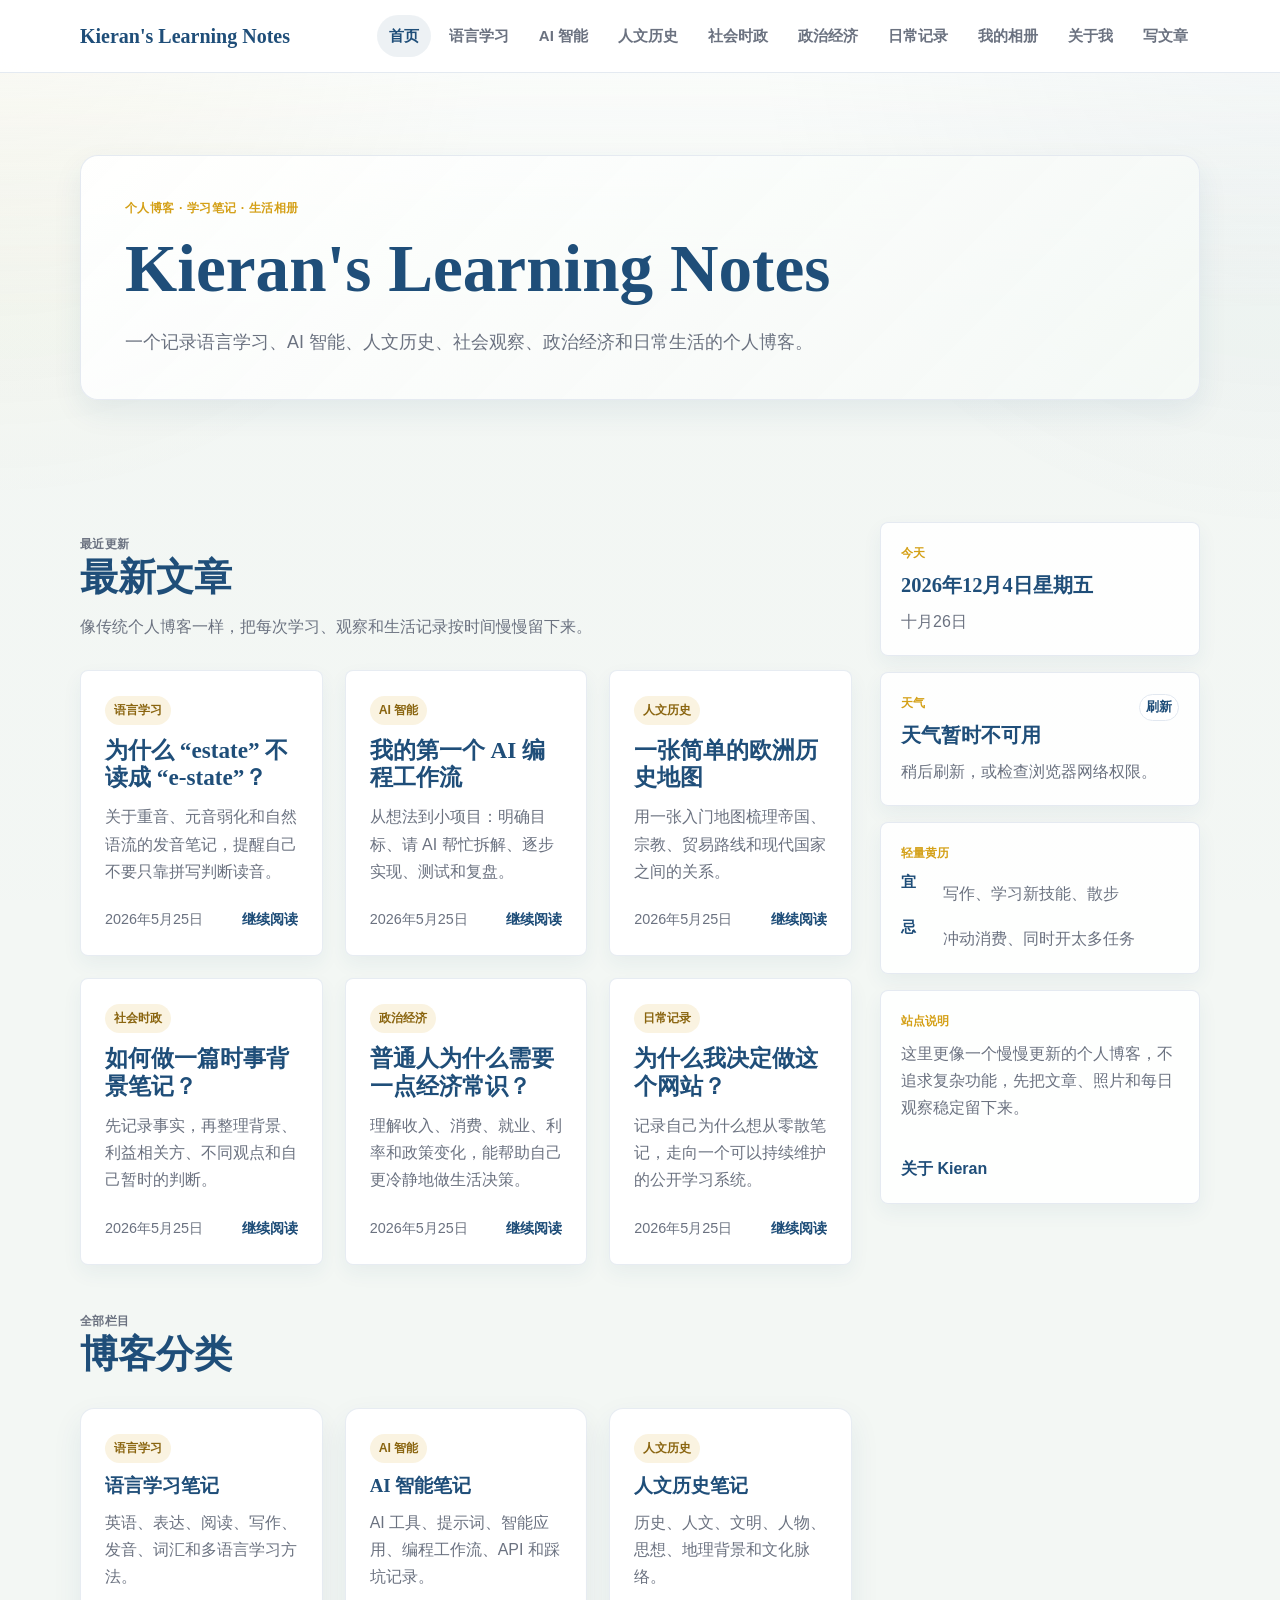
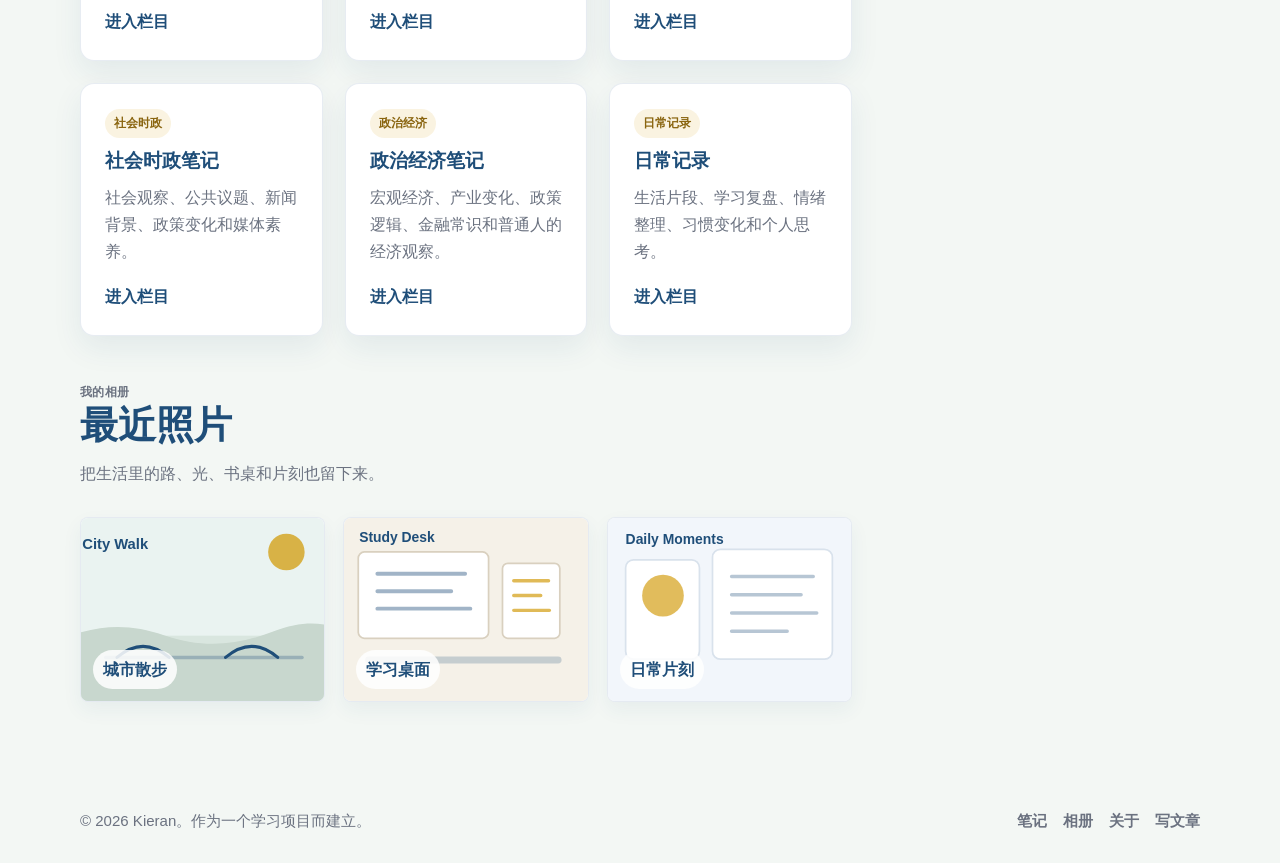
<file: index.html>
<!DOCTYPE html>
<html lang="zh-CN">
<head>
  <meta charset="UTF-8">
  <meta name="viewport" content="width=device-width, initial-scale=1.0">
  <meta name="description" content="Kieran's Learning Notes 是 Kieran 的个人博客和公开学习笔记，记录语言学习、AI 智能、人文历史、社会时政、政治经济、日常记录和相册。">
  <title>Kieran's Learning Notes</title>
  <link rel="stylesheet" href="style.css">
</head>
<body>
  <header class="site-header">
    <nav class="navbar container" aria-label="主导航">
      <a class="brand" href="index.html">Kieran's Learning Notes</a>
      <button class="nav-toggle" type="button" aria-label="打开导航菜单" aria-expanded="false" aria-controls="nav-menu">
        <span></span>
        <span></span>
        <span></span>
      </button>
      <ul class="nav-menu" id="nav-menu">
        <li><a href="index.html" data-page="home">首页</a></li>
        <li><a href="language.html" data-page="language">语言学习</a></li>
        <li><a href="ai-intelligence.html" data-page="ai">AI 智能</a></li>
        <li><a href="humanities-history.html" data-page="humanities">人文历史</a></li>
        <li><a href="society-politics.html" data-page="society">社会时政</a></li>
        <li><a href="political-economy.html" data-page="economy">政治经济</a></li>
        <li><a href="daily.html" data-page="daily">日常记录</a></li>
        <li><a href="gallery.html" data-page="gallery">我的相册</a></li>
        <li><a href="about.html" data-page="about">关于我</a></li>
        <li><a href="admin.html" data-page="admin">写文章</a></li>
      </ul>
    </nav>
  </header>

  <main>
    <section class="blog-hero">
      <div class="container blog-hero-inner">
        <p class="eyebrow">个人博客 · 学习笔记 · 生活相册</p>
        <h1>Kieran's Learning Notes</h1>
        <p>一个记录语言学习、AI 智能、人文历史、社会观察、政治经济和日常生活的个人博客。</p>
      </div>
    </section>

    <section class="section compact-section">
      <div class="container home-blog-layout">
        <div class="blog-feed">
          <section class="blog-block">
            <div class="section-heading">
              <p class="eyebrow">最近更新</p>
              <h2>最新文章</h2>
              <p>像传统个人博客一样，把每次学习、观察和生活记录按时间慢慢留下来。</p>
            </div>
            <div class="notes-grid blog-note-list" data-post-list="recent" data-limit="6">
              <article class="note-card">
                <span class="card-tag">语言学习</span>
                <h2>为什么 “estate” 不读成 “e-state”？</h2>
                <p>关于重音、元音弱化和自然语流的发音笔记，提醒自己不要只靠拼写判断读音。</p>
                <div class="card-meta">
                  <time datetime="2026-05-25">2026 年 5 月 25 日</time>
                  <a href="post.html?slug=why-estate-is-not-e-state">继续阅读</a>
                </div>
              </article>
            </div>
          </section>

          <section class="blog-block">
            <div class="section-heading">
              <p class="eyebrow">全部栏目</p>
              <h2>博客分类</h2>
            </div>
            <div class="category-grid blog-category-grid">
              <article class="category-card">
                <span class="card-tag">语言学习</span>
                <h3>语言学习笔记</h3>
                <p>英语、表达、阅读、写作、发音、词汇和多语言学习方法。</p>
                <a class="text-link" href="language.html">进入栏目</a>
              </article>
              <article class="category-card">
                <span class="card-tag">AI 智能</span>
                <h3>AI 智能笔记</h3>
                <p>AI 工具、提示词、智能应用、编程工作流、API 和踩坑记录。</p>
                <a class="text-link" href="ai-intelligence.html">进入栏目</a>
              </article>
              <article class="category-card">
                <span class="card-tag">人文历史</span>
                <h3>人文历史笔记</h3>
                <p>历史、人文、文明、人物、思想、地理背景和文化脉络。</p>
                <a class="text-link" href="humanities-history.html">进入栏目</a>
              </article>
              <article class="category-card">
                <span class="card-tag">社会时政</span>
                <h3>社会时政笔记</h3>
                <p>社会观察、公共议题、新闻背景、政策变化和媒体素养。</p>
                <a class="text-link" href="society-politics.html">进入栏目</a>
              </article>
              <article class="category-card">
                <span class="card-tag">政治经济</span>
                <h3>政治经济笔记</h3>
                <p>宏观经济、产业变化、政策逻辑、金融常识和普通人的经济观察。</p>
                <a class="text-link" href="political-economy.html">进入栏目</a>
              </article>
              <article class="category-card">
                <span class="card-tag">日常记录</span>
                <h3>日常记录</h3>
                <p>生活片段、学习复盘、情绪整理、习惯变化和个人思考。</p>
                <a class="text-link" href="daily.html">进入栏目</a>
              </article>
            </div>
          </section>

          <section class="blog-block">
            <div class="section-heading">
              <p class="eyebrow">我的相册</p>
              <h2>最近照片</h2>
              <p>把生活里的路、光、书桌和片刻也留下来。</p>
            </div>
            <div class="album-strip">
              <a class="album-tile" href="gallery.html">
                <img src="assets/gallery/walk.svg" alt="城市散步相册封面">
                <span>城市散步</span>
              </a>
              <a class="album-tile" href="gallery.html">
                <img src="assets/gallery/desk.svg" alt="学习桌面相册封面">
                <span>学习桌面</span>
              </a>
              <a class="album-tile" href="gallery.html">
                <img src="assets/gallery/daily.svg" alt="日常片刻相册封面">
                <span>日常片刻</span>
              </a>
            </div>
          </section>
        </div>

        <aside class="sidebar-stack" aria-label="博客侧边栏">
          <section class="blog-widget date-widget">
            <p class="widget-label">今天</p>
            <strong id="today-date">正在读取日期...</strong>
            <span id="today-lunar">农历日期加载中</span>
          </section>

          <section class="blog-widget weather-widget">
            <div class="widget-heading">
              <p class="widget-label">天气</p>
              <button type="button" id="refresh-weather" aria-label="刷新天气">刷新</button>
            </div>
            <strong id="weather-temp">天气加载中</strong>
            <span id="weather-detail">定位失败时默认显示上海天气。</span>
          </section>

          <section class="blog-widget almanac-widget">
            <p class="widget-label">轻量黄历</p>
            <div class="almanac-list">
              <p><strong>宜</strong><span id="almanac-good">整理笔记、阅读、复盘</span></p>
              <p><strong>忌</strong><span id="almanac-bad">拖延、熬夜、过度焦虑</span></p>
            </div>
          </section>

          <section class="blog-widget">
            <p class="widget-label">站点说明</p>
            <p class="widget-text">这里更像一个慢慢更新的个人博客，不追求复杂功能，先把文章、照片和每日观察稳定留下来。</p>
            <a class="text-link" href="about.html">关于 Kieran</a>
          </section>
        </aside>
      </div>
    </section>
  </main>

  <footer class="site-footer">
    <div class="container footer-inner">
      <p>&copy; 2026 Kieran。作为一个学习项目而建立。</p>
      <div class="footer-links">
        <a href="index.html">笔记</a>
        <a href="gallery.html">相册</a>
        <a href="about.html">关于</a>
        <a href="admin.html">写文章</a>
      </div>
    </div>
  </footer>

  <script src="script.js"></script>
</body>
</html>
</file>
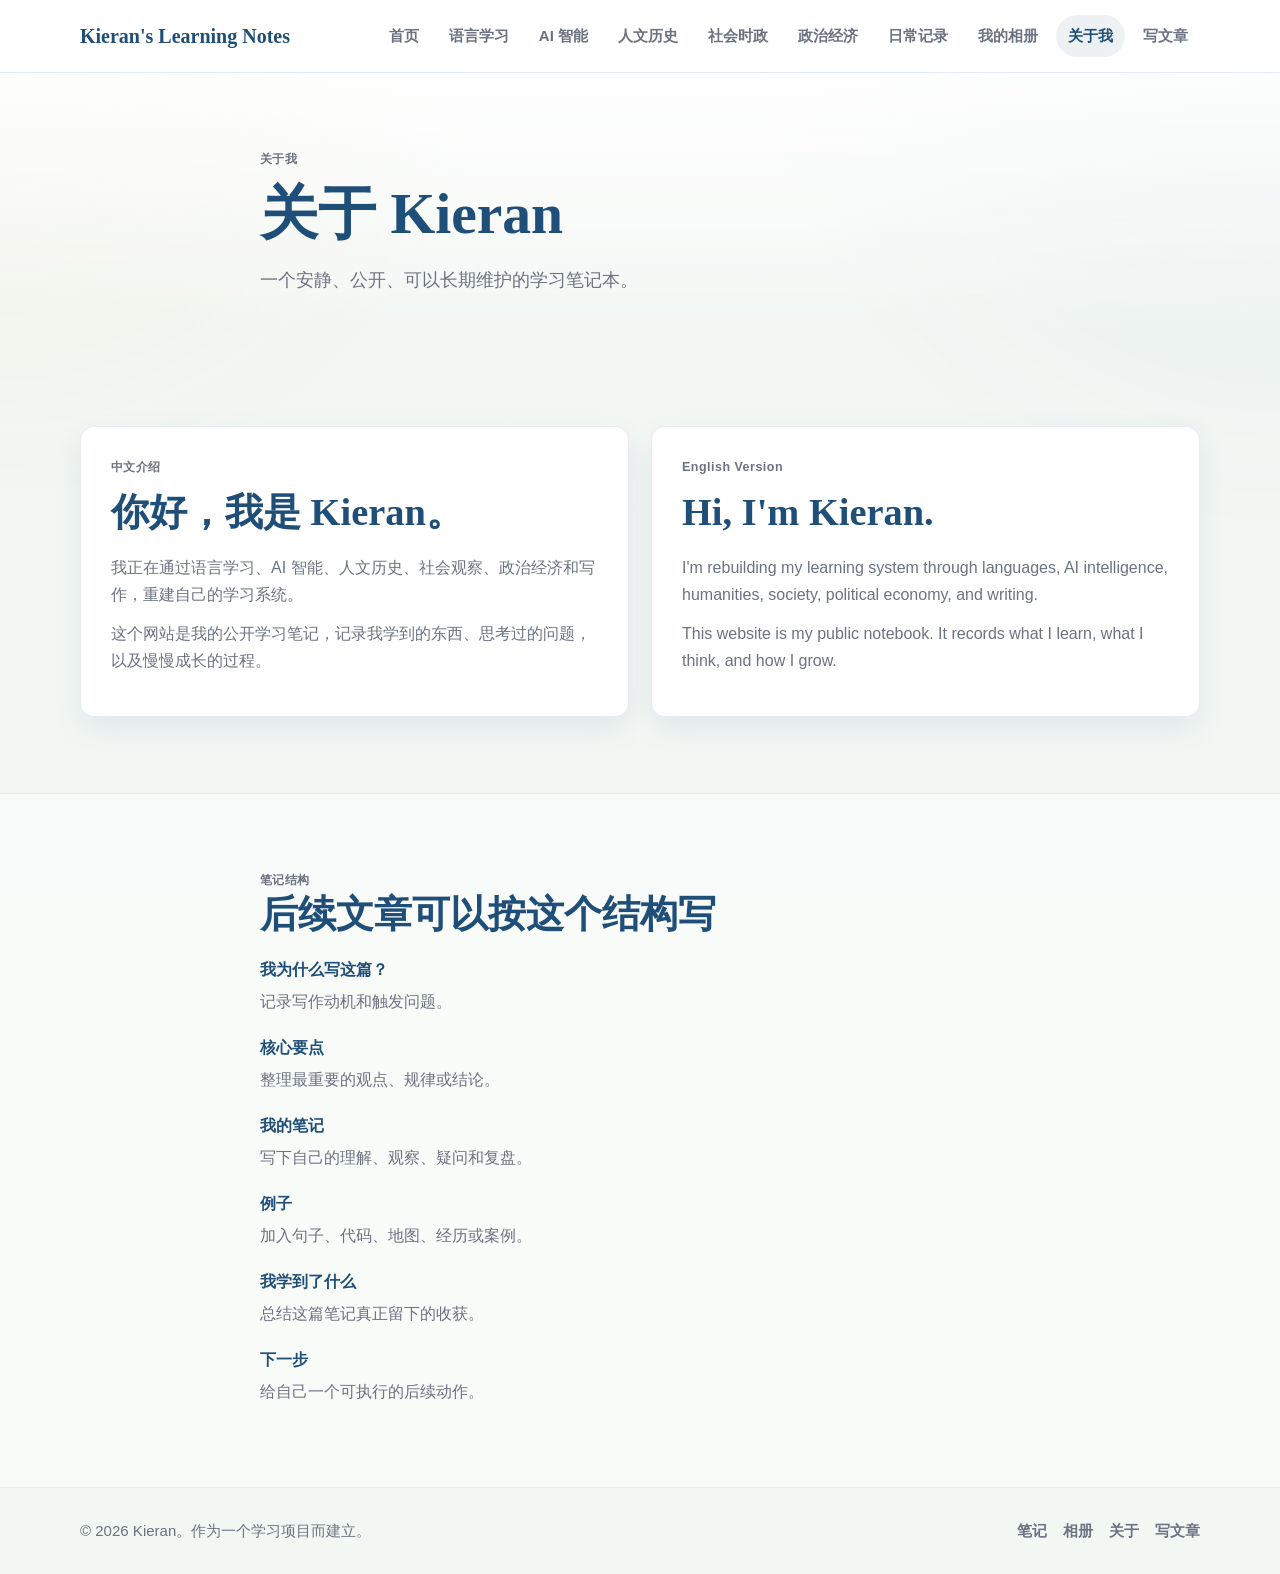
<file: about.html>
<!DOCTYPE html>
<html lang="zh-CN">
<head>
  <meta charset="UTF-8">
  <meta name="viewport" content="width=device-width, initial-scale=1.0">
  <meta name="description" content="关于 Kieran 和 Kieran's Learning Notes：一个记录语言学习、AI 智能、人文历史、社会时政、政治经济和日常记录的公开学习笔记。">
  <title>关于我 | Kieran's Learning Notes</title>
  <link rel="stylesheet" href="style.css">
</head>
<body>
  <header class="site-header">
    <nav class="navbar container" aria-label="主导航">
      <a class="brand" href="index.html">Kieran's Learning Notes</a>
      <button class="nav-toggle" type="button" aria-label="打开导航菜单" aria-expanded="false" aria-controls="nav-menu">
        <span></span>
        <span></span>
        <span></span>
      </button>
      <ul class="nav-menu" id="nav-menu">
        <li><a href="index.html" data-page="home">首页</a></li>
        <li><a href="language.html" data-page="language">语言学习</a></li>
        <li><a href="ai-intelligence.html" data-page="ai">AI 智能</a></li>
        <li><a href="humanities-history.html" data-page="humanities">人文历史</a></li>
        <li><a href="society-politics.html" data-page="society">社会时政</a></li>
        <li><a href="political-economy.html" data-page="economy">政治经济</a></li>
        <li><a href="daily.html" data-page="daily">日常记录</a></li>
        <li><a href="gallery.html" data-page="gallery">我的相册</a></li>
        <li><a href="about.html" data-page="about">关于我</a></li>
        <li><a href="admin.html" data-page="admin">写文章</a></li>
      </ul>
    </nav>
  </header>

  <main>
    <section class="page-hero">
      <div class="container narrow">
        <p class="eyebrow">关于我</p>
        <h1>关于 Kieran</h1>
        <p>一个安静、公开、可以长期维护的学习笔记本。</p>
      </div>
    </section>

    <section class="section">
      <div class="container about-page-grid">
        <article class="prose-panel">
          <p class="eyebrow">中文介绍</p>
          <h2>你好，我是 Kieran。</h2>
          <p>我正在通过语言学习、AI 智能、人文历史、社会观察、政治经济和写作，重建自己的学习系统。</p>
          <p>这个网站是我的公开学习笔记，记录我学到的东西、思考过的问题，以及慢慢成长的过程。</p>
        </article>
        <article class="prose-panel">
          <p class="eyebrow">English Version</p>
          <h2>Hi, I&apos;m Kieran.</h2>
          <p>I&apos;m rebuilding my learning system through languages, AI intelligence, humanities, society, political economy, and writing.</p>
          <p>This website is my public notebook. It records what I learn, what I think, and how I grow.</p>
        </article>
      </div>
    </section>

    <section class="section section-muted">
      <div class="container narrow article-template" id="note-template">
        <p class="eyebrow">笔记结构</p>
        <h2>后续文章可以按这个结构写</h2>
        <h3>我为什么写这篇？</h3>
        <p>记录写作动机和触发问题。</p>
        <h3>核心要点</h3>
        <p>整理最重要的观点、规律或结论。</p>
        <h3>我的笔记</h3>
        <p>写下自己的理解、观察、疑问和复盘。</p>
        <h3>例子</h3>
        <p>加入句子、代码、地图、经历或案例。</p>
        <h3>我学到了什么</h3>
        <p>总结这篇笔记真正留下的收获。</p>
        <h3>下一步</h3>
        <p>给自己一个可执行的后续动作。</p>
      </div>
    </section>
  </main>

  <footer class="site-footer">
    <div class="container footer-inner">
      <p>&copy; 2026 Kieran。作为一个学习项目而建立。</p>
      <div class="footer-links">
        <a href="index.html">笔记</a>
        <a href="gallery.html">相册</a>
        <a href="about.html">关于</a>
        <a href="admin.html">写文章</a>
      </div>
    </div>
  </footer>

  <script src="script.js"></script>
</body>
</html>
</file>
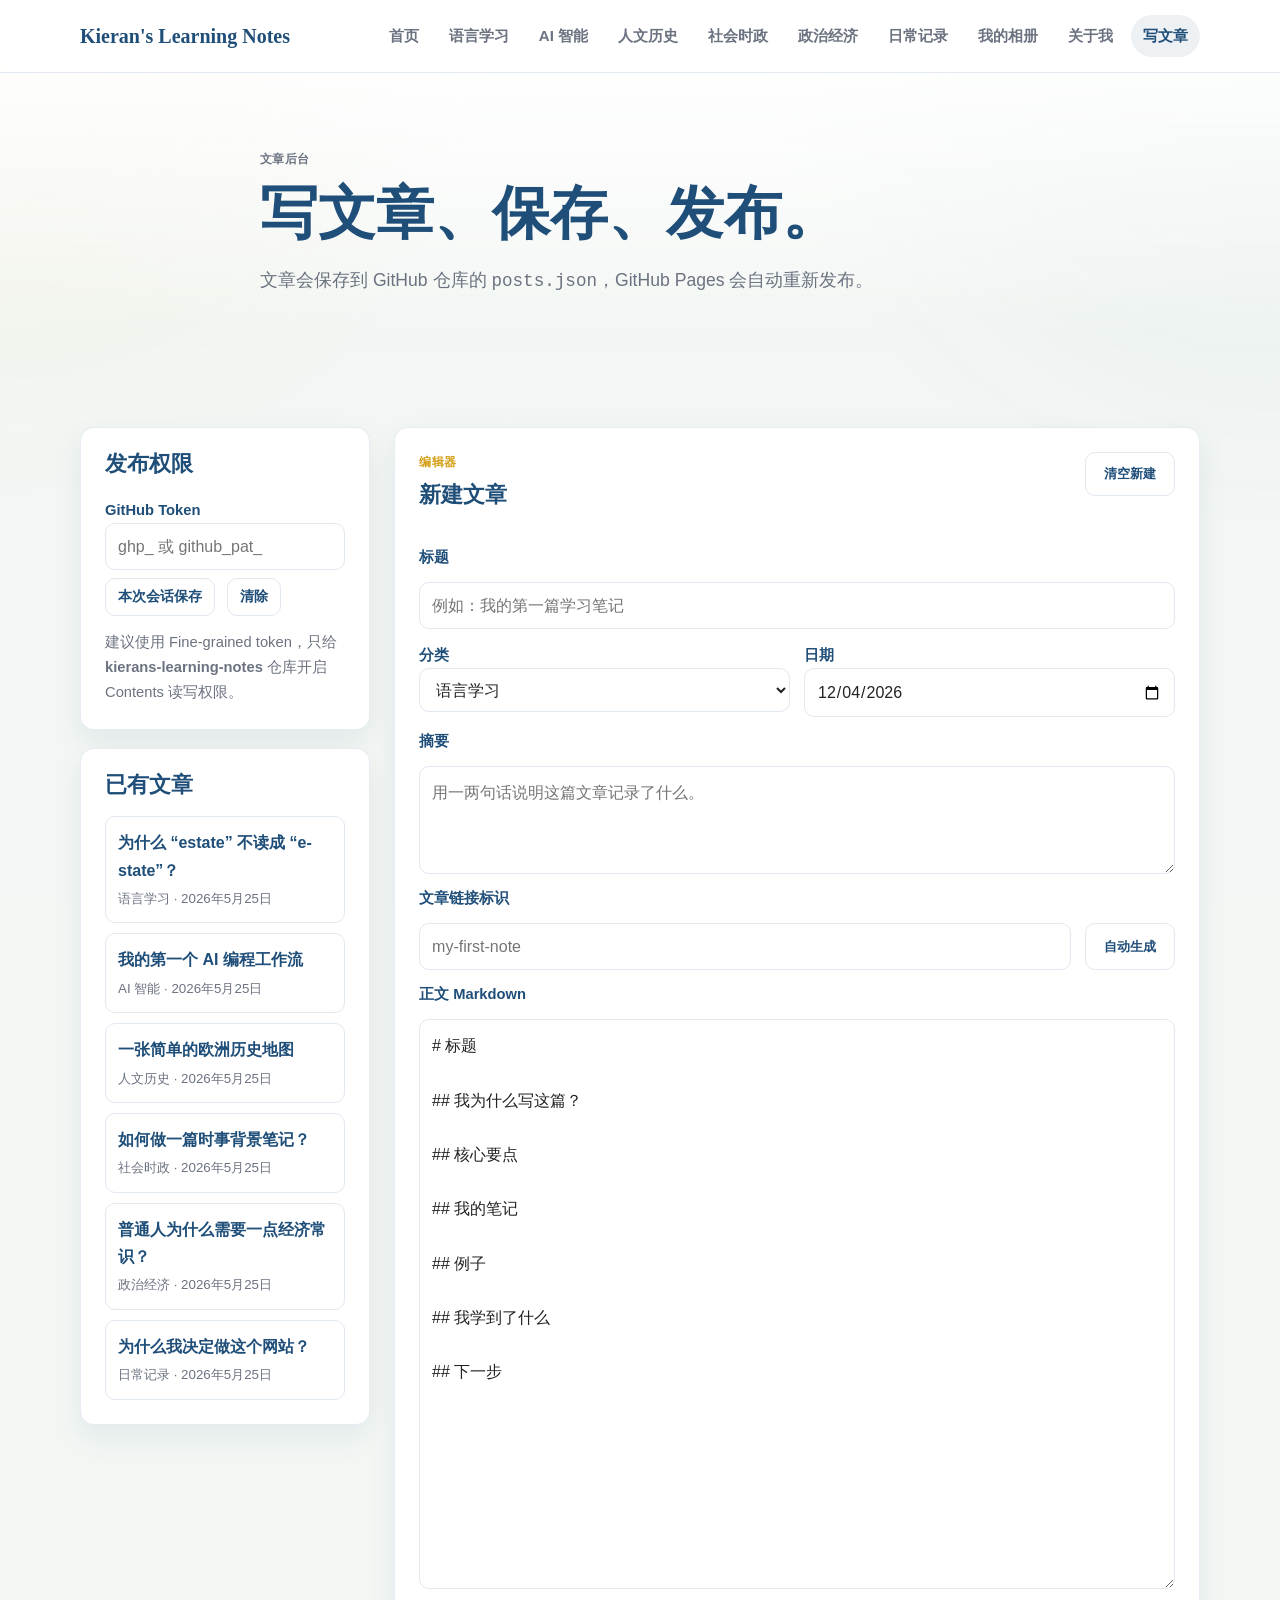
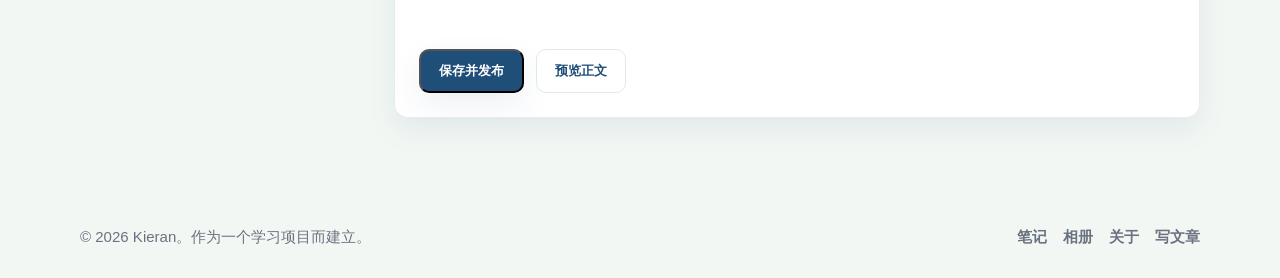
<file: admin.html>
<!DOCTYPE html>
<html lang="zh-CN">
<head>
  <meta charset="UTF-8">
  <meta name="viewport" content="width=device-width, initial-scale=1.0">
  <meta name="description" content="Kieran's Learning Notes 的个人文章编辑后台。">
  <title>写文章 | Kieran's Learning Notes</title>
  <link rel="stylesheet" href="style.css">
</head>
<body>
  <header class="site-header">
    <nav class="navbar container" aria-label="主导航">
      <a class="brand" href="index.html">Kieran's Learning Notes</a>
      <button class="nav-toggle" type="button" aria-label="打开导航菜单" aria-expanded="false" aria-controls="nav-menu">
        <span></span>
        <span></span>
        <span></span>
      </button>
      <ul class="nav-menu" id="nav-menu">
        <li><a href="index.html" data-page="home">首页</a></li>
        <li><a href="language.html" data-page="language">语言学习</a></li>
        <li><a href="ai-intelligence.html" data-page="ai">AI 智能</a></li>
        <li><a href="humanities-history.html" data-page="humanities">人文历史</a></li>
        <li><a href="society-politics.html" data-page="society">社会时政</a></li>
        <li><a href="political-economy.html" data-page="economy">政治经济</a></li>
        <li><a href="daily.html" data-page="daily">日常记录</a></li>
        <li><a href="gallery.html" data-page="gallery">我的相册</a></li>
        <li><a href="about.html" data-page="about">关于我</a></li>
        <li><a href="admin.html" data-page="admin">写文章</a></li>
      </ul>
    </nav>
  </header>

  <main>
    <section class="page-hero">
      <div class="container narrow">
        <p class="eyebrow">文章后台</p>
        <h1>写文章、保存、发布。</h1>
        <p>文章会保存到 GitHub 仓库的 <code>posts.json</code>，GitHub Pages 会自动重新发布。</p>
      </div>
    </section>

    <section class="section">
      <div class="container admin-layout">
        <aside class="admin-sidebar">
          <section class="admin-panel">
            <h2>发布权限</h2>
            <label for="github-token">GitHub Token</label>
            <input id="github-token" type="password" autocomplete="off" placeholder="ghp_ 或 github_pat_">
            <div class="admin-actions compact-actions">
              <button class="button secondary-button" type="button" id="save-token">本次会话保存</button>
              <button class="button secondary-button" type="button" id="clear-token">清除</button>
            </div>
            <p class="admin-help">建议使用 Fine-grained token，只给 <strong>kierans-learning-notes</strong> 仓库开启 Contents 读写权限。</p>
          </section>

          <section class="admin-panel">
            <h2>已有文章</h2>
            <div class="existing-posts" id="existing-posts">
              <p class="admin-help">正在读取文章列表...</p>
            </div>
          </section>
        </aside>

        <section class="admin-panel editor-panel">
          <div class="editor-heading">
            <div>
              <p class="eyebrow">编辑器</p>
              <h2>新建文章</h2>
            </div>
            <button class="button secondary-button" type="button" id="new-post">清空新建</button>
          </div>

          <form id="post-form" class="post-form">
            <input type="hidden" id="editing-slug">

            <label for="post-title">标题</label>
            <input id="post-title" type="text" required placeholder="例如：我的第一篇学习笔记">

            <div class="form-grid">
              <div>
                <label for="post-category">分类</label>
                <select id="post-category" required>
                  <option value="language">语言学习</option>
                  <option value="ai">AI 智能</option>
                  <option value="humanities">人文历史</option>
                  <option value="society">社会时政</option>
                  <option value="economy">政治经济</option>
                  <option value="daily">日常记录</option>
                </select>
              </div>
              <div>
                <label for="post-date">日期</label>
                <input id="post-date" type="date" required>
              </div>
            </div>

            <label for="post-summary">摘要</label>
            <textarea id="post-summary" rows="3" required placeholder="用一两句话说明这篇文章记录了什么。"></textarea>

            <label for="post-slug">文章链接标识</label>
            <div class="slug-row">
              <input id="post-slug" type="text" required placeholder="my-first-note">
              <button class="button secondary-button" type="button" id="generate-slug">自动生成</button>
            </div>

            <label for="post-content">正文 Markdown</label>
            <textarea id="post-content" class="content-editor" rows="20" required># 标题

## 我为什么写这篇？

## 核心要点

## 我的笔记

## 例子

## 我学到了什么

## 下一步
</textarea>

            <div class="admin-status" id="admin-status" role="status" aria-live="polite"></div>

            <div class="admin-actions">
              <button class="button primary-button" type="submit">保存并发布</button>
              <button class="button secondary-button" type="button" id="preview-post">预览正文</button>
            </div>
          </form>

          <article class="preview-panel post-body" id="preview-panel" hidden></article>
        </section>
      </div>
    </section>
  </main>

  <footer class="site-footer">
    <div class="container footer-inner">
      <p>&copy; 2026 Kieran。作为一个学习项目而建立。</p>
      <div class="footer-links">
        <a href="index.html">笔记</a>
        <a href="gallery.html">相册</a>
        <a href="about.html">关于</a>
        <a href="admin.html">写文章</a>
      </div>
    </div>
  </footer>

  <script src="script.js"></script>
  <script src="admin.js"></script>
</body>
</html>
</file>
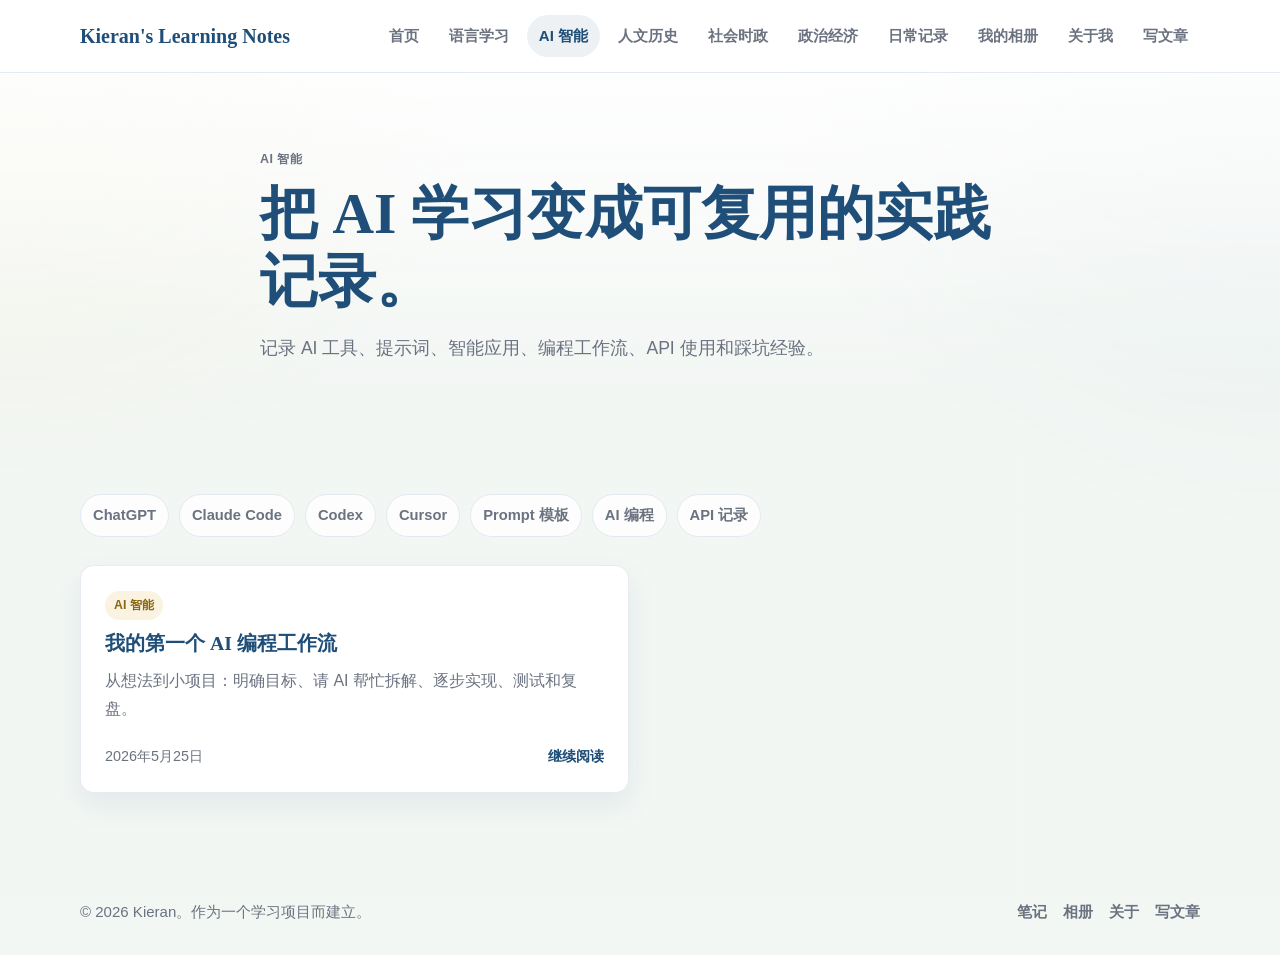
<file: ai-intelligence.html>
<!DOCTYPE html>
<html lang="zh-CN">
<head>
  <meta charset="UTF-8">
  <meta name="viewport" content="width=device-width, initial-scale=1.0">
  <meta name="description" content="Kieran 的 AI 智能学习笔记：AI 工具、提示词、编程工作流、API 和智能应用实践。">
  <title>AI 智能 | Kieran's Learning Notes</title>
  <link rel="stylesheet" href="style.css">
</head>
<body>
  <header class="site-header">
    <nav class="navbar container" aria-label="主导航">
      <a class="brand" href="index.html">Kieran's Learning Notes</a>
      <button class="nav-toggle" type="button" aria-label="打开导航菜单" aria-expanded="false" aria-controls="nav-menu"><span></span><span></span><span></span></button>
      <ul class="nav-menu" id="nav-menu">
        <li><a href="index.html" data-page="home">首页</a></li>
        <li><a href="language.html" data-page="language">语言学习</a></li>
        <li><a href="ai-intelligence.html" data-page="ai">AI 智能</a></li>
        <li><a href="humanities-history.html" data-page="humanities">人文历史</a></li>
        <li><a href="society-politics.html" data-page="society">社会时政</a></li>
        <li><a href="political-economy.html" data-page="economy">政治经济</a></li>
        <li><a href="daily.html" data-page="daily">日常记录</a></li>
        <li><a href="gallery.html" data-page="gallery">我的相册</a></li>
        <li><a href="about.html" data-page="about">关于我</a></li>
        <li><a href="admin.html" data-page="admin">写文章</a></li>
      </ul>
    </nav>
  </header>

  <main>
    <section class="page-hero">
      <div class="container narrow">
        <p class="eyebrow">AI 智能</p>
        <h1>把 AI 学习变成可复用的实践记录。</h1>
        <p>记录 AI 工具、提示词、智能应用、编程工作流、API 使用和踩坑经验。</p>
      </div>
    </section>

    <section class="section">
      <div class="container">
        <div class="topic-pills" aria-label="AI 智能主题">
          <span>ChatGPT</span><span>Claude Code</span><span>Codex</span><span>Cursor</span><span>Prompt 模板</span><span>AI 编程</span><span>API 记录</span>
        </div>
        <div class="notes-grid page-notes" data-post-list="ai">
          <article class="note-card">
            <span class="card-tag">AI 智能</span>
            <h2>我的第一个 AI 编程工作流</h2>
            <p>从想法到小项目：明确目标、请 AI 帮忙拆解、逐步实现、测试和复盘。</p>
            <div class="card-meta"><time datetime="2026-05-25">2026 年 5 月 25 日</time><a href="post.html?slug=my-first-ai-coding-workflow">继续阅读</a></div>
          </article>
        </div>
      </div>
    </section>
  </main>

  <footer class="site-footer">
    <div class="container footer-inner">
      <p>&copy; 2026 Kieran。作为一个学习项目而建立。</p>
      <div class="footer-links"><a href="index.html">笔记</a><a href="gallery.html">相册</a><a href="about.html">关于</a><a href="admin.html">写文章</a></div>
    </div>
  </footer>

  <script src="script.js"></script>
</body>
</html>
</file>
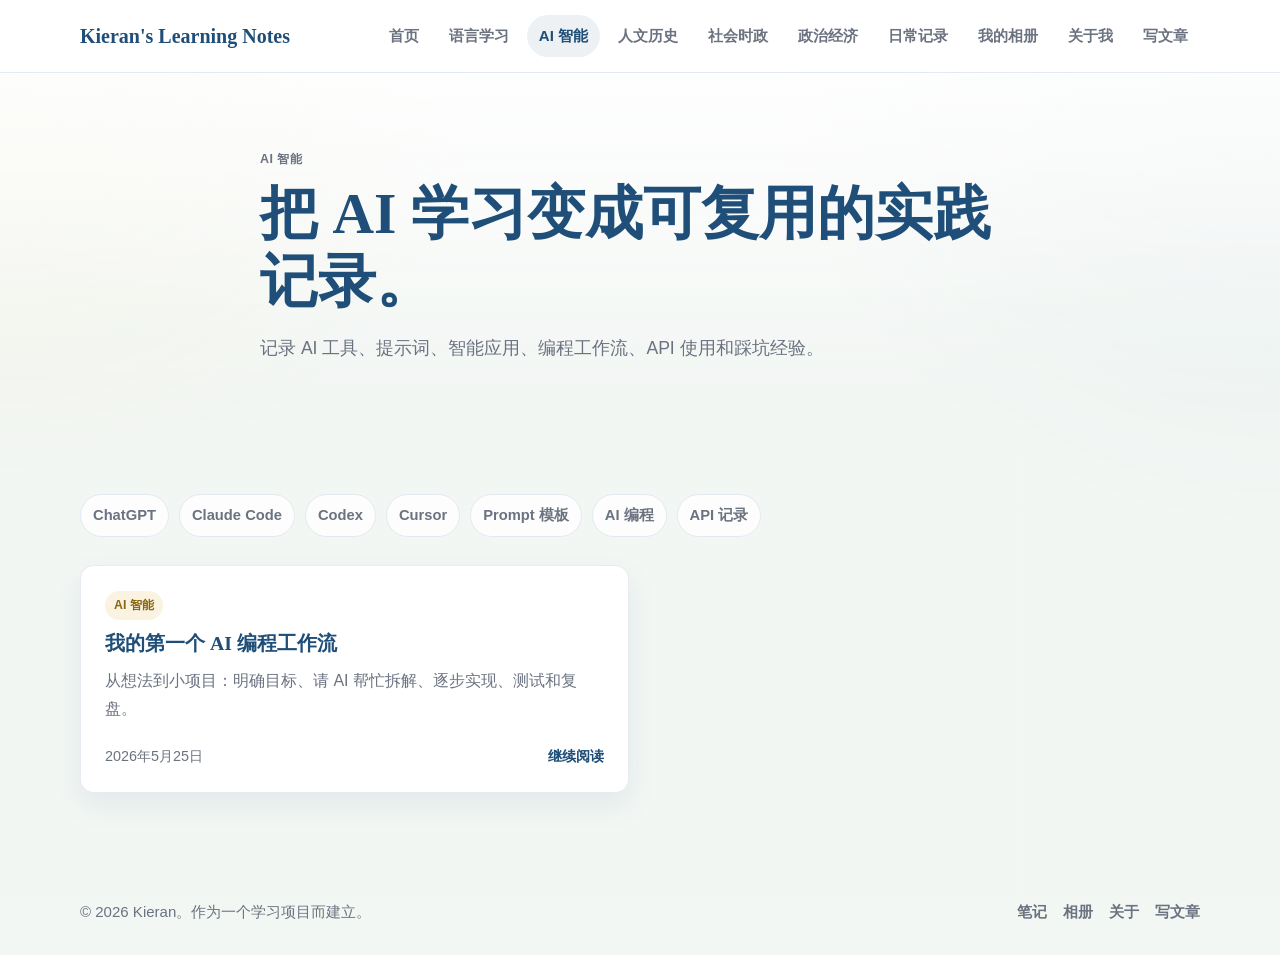
<file: ai-tools.html>
<!DOCTYPE html>
<html lang="zh-CN">
<head>
  <meta charset="UTF-8">
  <meta name="viewport" content="width=device-width, initial-scale=1.0">
  <meta http-equiv="refresh" content="0; url=ai-intelligence.html">
  <title>跳转到 AI 智能 | Kieran's Learning Notes</title>
  <link rel="canonical" href="ai-intelligence.html">
</head>
<body>
  <p>栏目已改为“AI 智能”，正在跳转到 <a href="ai-intelligence.html">ai-intelligence.html</a>。</p>
  <script>window.location.replace("ai-intelligence.html");</script>
</body>
</html>
</file>
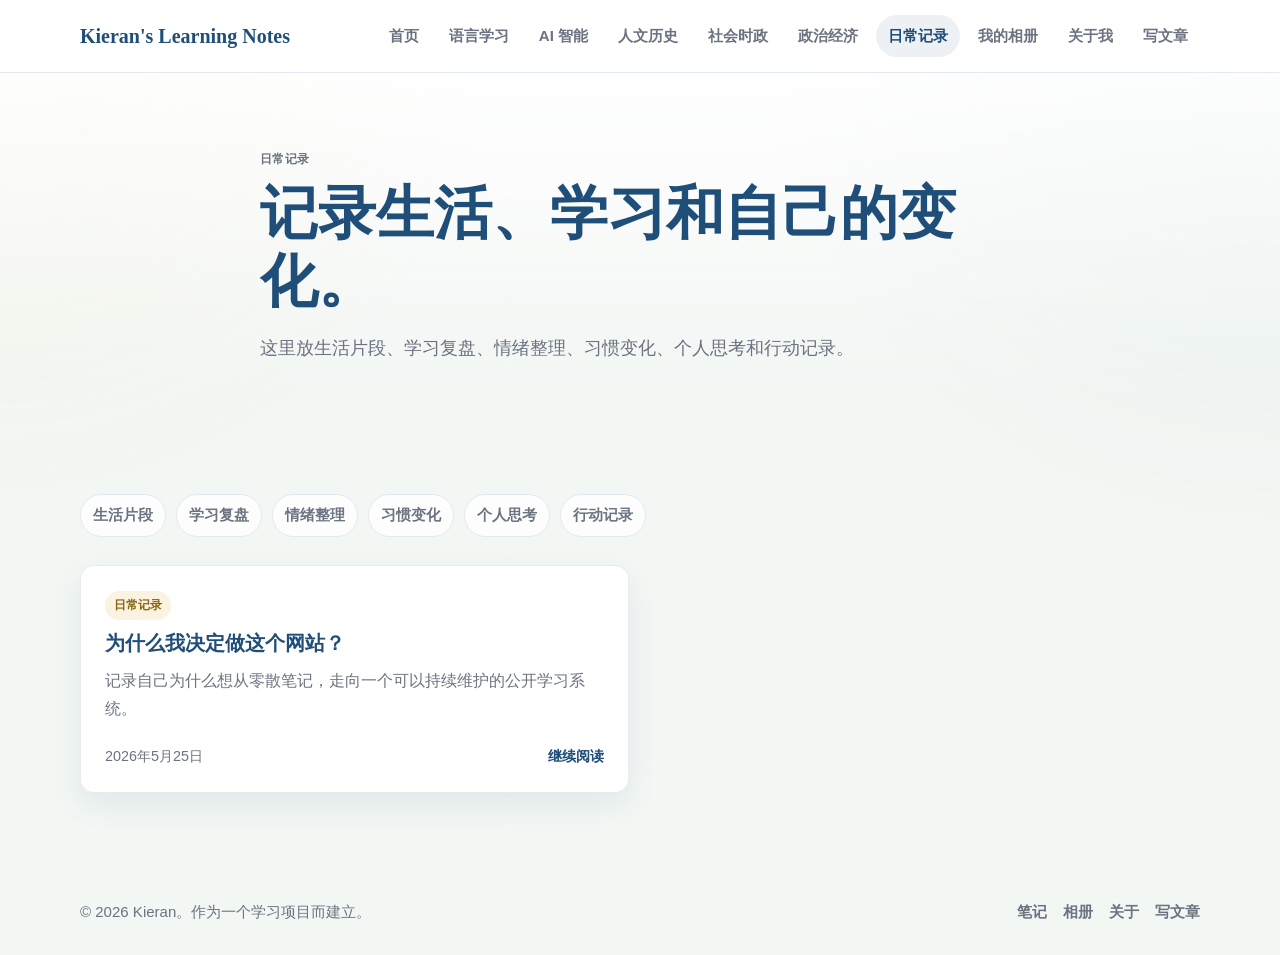
<file: daily.html>
<!DOCTYPE html>
<html lang="zh-CN">
<head>
  <meta charset="UTF-8">
  <meta name="viewport" content="width=device-width, initial-scale=1.0">
  <meta name="description" content="Kieran 的日常记录：生活片段、学习复盘、情绪整理、习惯变化和个人思考。">
  <title>日常记录 | Kieran's Learning Notes</title>
  <link rel="stylesheet" href="style.css">
</head>
<body>
  <header class="site-header">
    <nav class="navbar container" aria-label="主导航">
      <a class="brand" href="index.html">Kieran's Learning Notes</a>
      <button class="nav-toggle" type="button" aria-label="打开导航菜单" aria-expanded="false" aria-controls="nav-menu"><span></span><span></span><span></span></button>
      <ul class="nav-menu" id="nav-menu">
        <li><a href="index.html" data-page="home">首页</a></li>
        <li><a href="language.html" data-page="language">语言学习</a></li>
        <li><a href="ai-intelligence.html" data-page="ai">AI 智能</a></li>
        <li><a href="humanities-history.html" data-page="humanities">人文历史</a></li>
        <li><a href="society-politics.html" data-page="society">社会时政</a></li>
        <li><a href="political-economy.html" data-page="economy">政治经济</a></li>
        <li><a href="daily.html" data-page="daily">日常记录</a></li>
        <li><a href="gallery.html" data-page="gallery">我的相册</a></li>
        <li><a href="about.html" data-page="about">关于我</a></li>
        <li><a href="admin.html" data-page="admin">写文章</a></li>
      </ul>
    </nav>
  </header>

  <main>
    <section class="page-hero">
      <div class="container narrow">
        <p class="eyebrow">日常记录</p>
        <h1>记录生活、学习和自己的变化。</h1>
        <p>这里放生活片段、学习复盘、情绪整理、习惯变化、个人思考和行动记录。</p>
      </div>
    </section>

    <section class="section">
      <div class="container">
        <div class="topic-pills" aria-label="日常记录主题">
          <span>生活片段</span><span>学习复盘</span><span>情绪整理</span><span>习惯变化</span><span>个人思考</span><span>行动记录</span>
        </div>
        <div class="notes-grid page-notes" data-post-list="daily">
          <article class="note-card">
            <span class="card-tag">日常记录</span>
            <h2>为什么我决定做这个网站？</h2>
            <p>记录自己为什么想从零散笔记，走向一个可以持续维护的公开学习系统。</p>
            <div class="card-meta"><time datetime="2026-05-25">2026 年 5 月 25 日</time><a href="post.html?slug=why-i-decided-to-build-this-website">继续阅读</a></div>
          </article>
        </div>
      </div>
    </section>
  </main>

  <footer class="site-footer">
    <div class="container footer-inner">
      <p>&copy; 2026 Kieran。作为一个学习项目而建立。</p>
      <div class="footer-links"><a href="index.html">笔记</a><a href="gallery.html">相册</a><a href="about.html">关于</a><a href="admin.html">写文章</a></div>
    </div>
  </footer>

  <script src="script.js"></script>
</body>
</html>
</file>
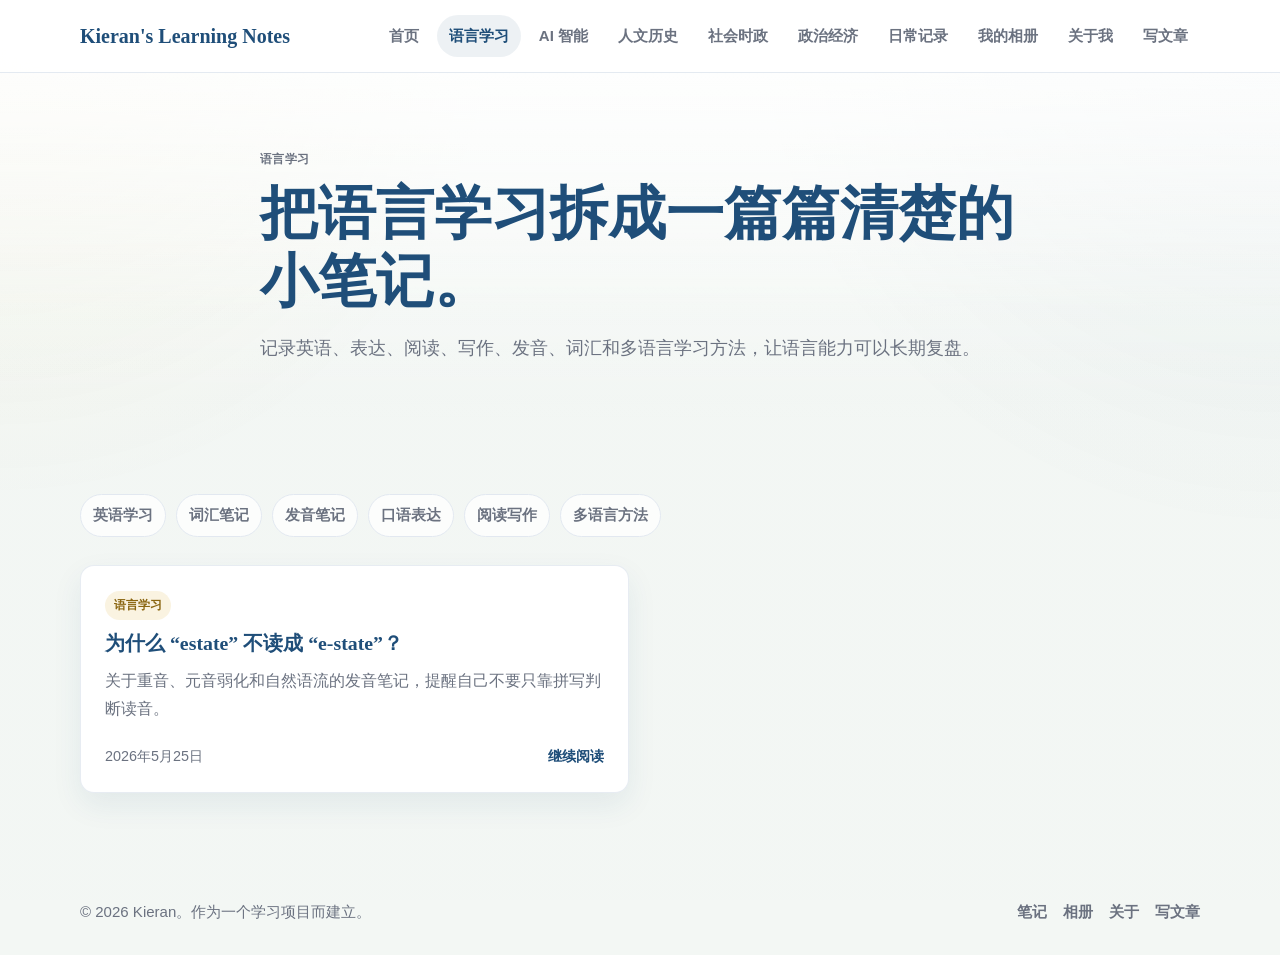
<file: english.html>
<!DOCTYPE html>
<html lang="zh-CN">
<head>
  <meta charset="UTF-8">
  <meta name="viewport" content="width=device-width, initial-scale=1.0">
  <meta http-equiv="refresh" content="0; url=language.html">
  <title>跳转到语言学习 | Kieran's Learning Notes</title>
  <link rel="canonical" href="language.html">
</head>
<body>
  <p>栏目已改为“语言学习”，正在跳转到 <a href="language.html">language.html</a>。</p>
  <script>window.location.replace("language.html");</script>
</body>
</html>
</file>
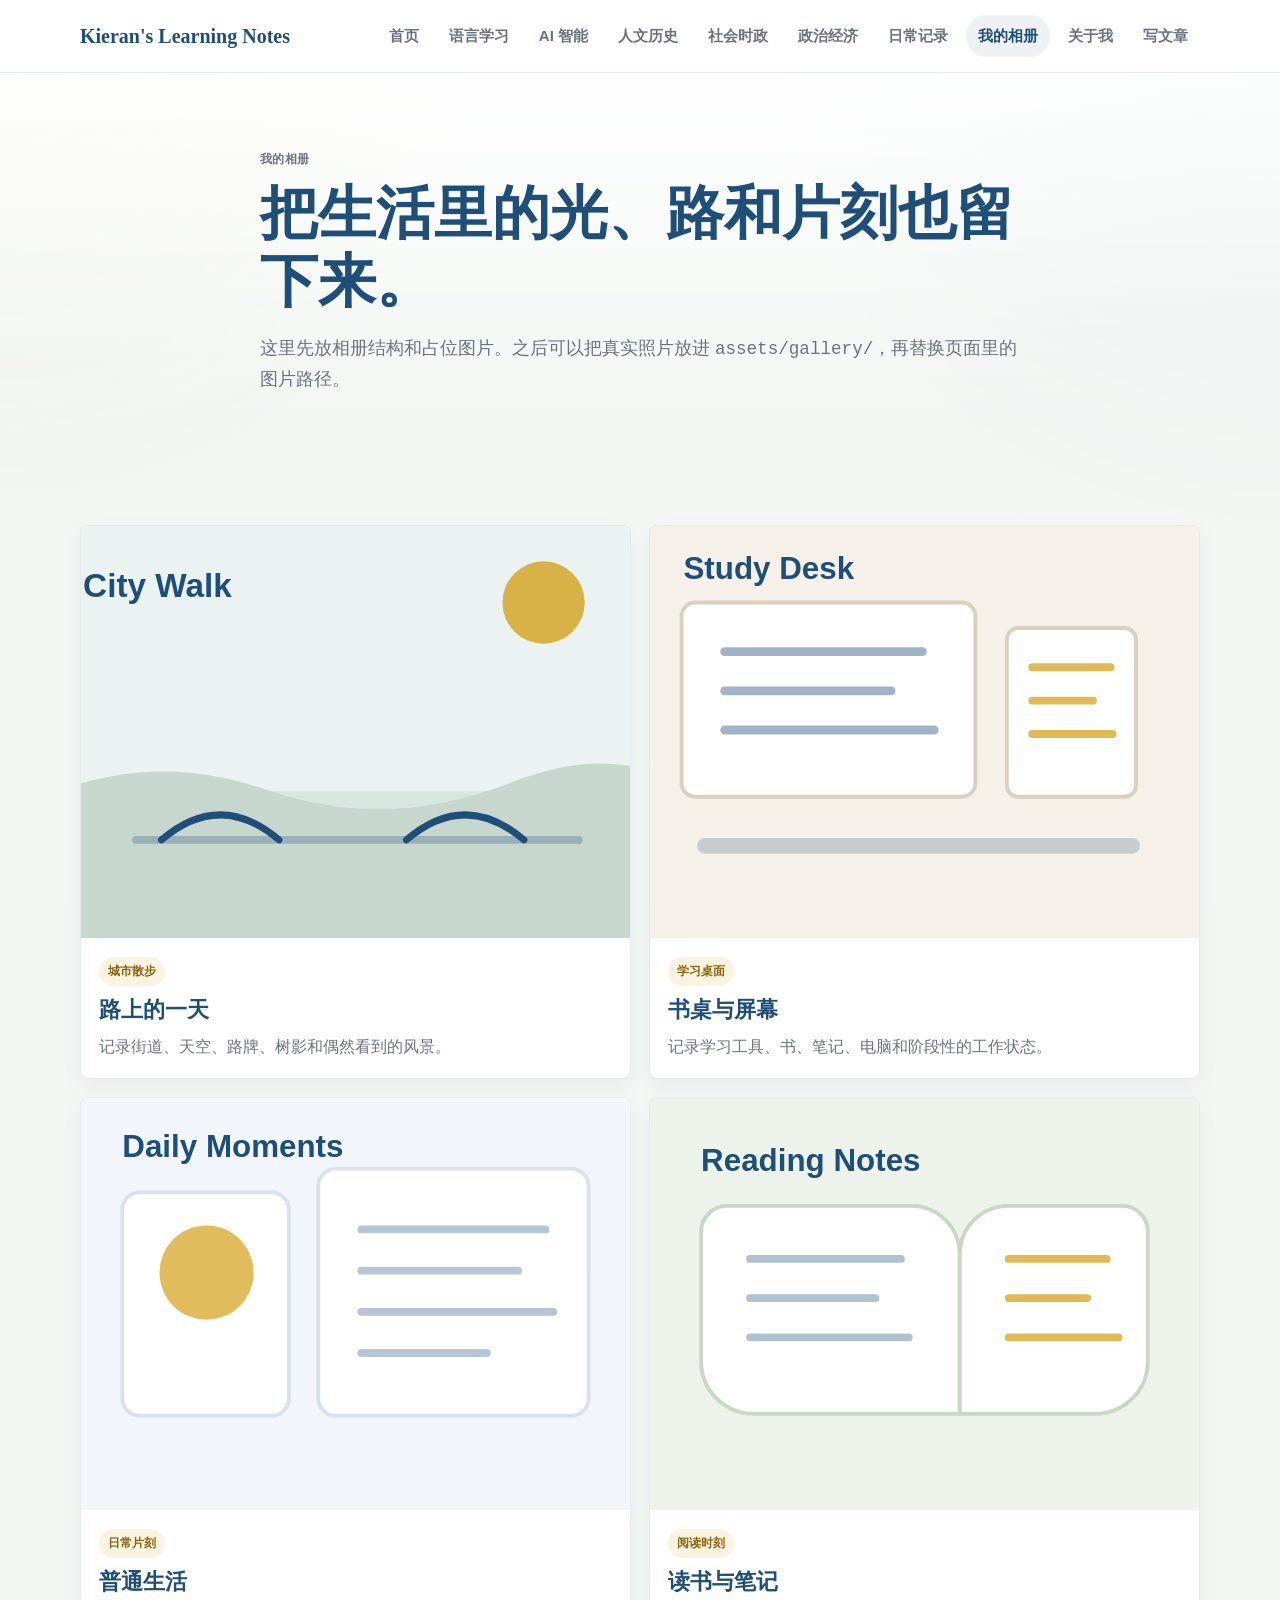
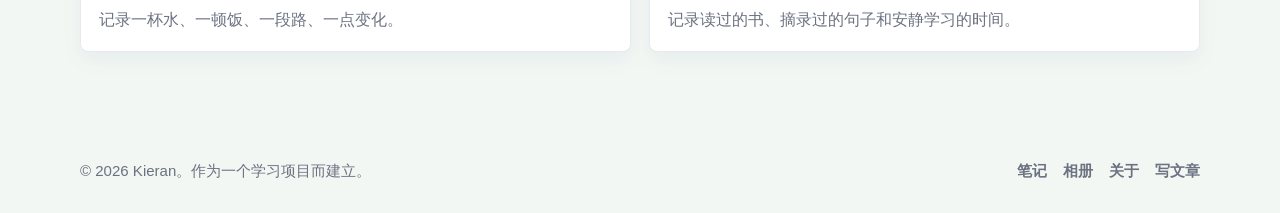
<file: gallery.html>
<!DOCTYPE html>
<html lang="zh-CN">
<head>
  <meta charset="UTF-8">
  <meta name="viewport" content="width=device-width, initial-scale=1.0">
  <meta name="description" content="Kieran 的个人相册，记录城市散步、学习桌面、日常片刻和生活观察。">
  <title>我的相册 | Kieran's Learning Notes</title>
  <link rel="stylesheet" href="style.css">
</head>
<body>
  <header class="site-header">
    <nav class="navbar container" aria-label="主导航">
      <a class="brand" href="index.html">Kieran's Learning Notes</a>
      <button class="nav-toggle" type="button" aria-label="打开导航菜单" aria-expanded="false" aria-controls="nav-menu">
        <span></span>
        <span></span>
        <span></span>
      </button>
      <ul class="nav-menu" id="nav-menu">
        <li><a href="index.html" data-page="home">首页</a></li>
        <li><a href="language.html" data-page="language">语言学习</a></li>
        <li><a href="ai-intelligence.html" data-page="ai">AI 智能</a></li>
        <li><a href="humanities-history.html" data-page="humanities">人文历史</a></li>
        <li><a href="society-politics.html" data-page="society">社会时政</a></li>
        <li><a href="political-economy.html" data-page="economy">政治经济</a></li>
        <li><a href="daily.html" data-page="daily">日常记录</a></li>
        <li><a href="gallery.html" data-page="gallery">我的相册</a></li>
        <li><a href="about.html" data-page="about">关于我</a></li>
        <li><a href="admin.html" data-page="admin">写文章</a></li>
      </ul>
    </nav>
  </header>

  <main>
    <section class="page-hero">
      <div class="container narrow">
        <p class="eyebrow">我的相册</p>
        <h1>把生活里的光、路和片刻也留下来。</h1>
        <p>这里先放相册结构和占位图片。之后可以把真实照片放进 <code>assets/gallery/</code>，再替换页面里的图片路径。</p>
      </div>
    </section>

    <section class="section compact-section">
      <div class="container">
        <div class="gallery-grid">
          <article class="photo-card">
            <img src="assets/gallery/walk.svg" alt="城市散步">
            <div>
              <span class="card-tag">城市散步</span>
              <h2>路上的一天</h2>
              <p>记录街道、天空、路牌、树影和偶然看到的风景。</p>
            </div>
          </article>
          <article class="photo-card">
            <img src="assets/gallery/desk.svg" alt="学习桌面">
            <div>
              <span class="card-tag">学习桌面</span>
              <h2>书桌与屏幕</h2>
              <p>记录学习工具、书、笔记、电脑和阶段性的工作状态。</p>
            </div>
          </article>
          <article class="photo-card">
            <img src="assets/gallery/daily.svg" alt="日常片刻">
            <div>
              <span class="card-tag">日常片刻</span>
              <h2>普通生活</h2>
              <p>记录一杯水、一顿饭、一段路、一点变化。</p>
            </div>
          </article>
          <article class="photo-card">
            <img src="assets/gallery/reading.svg" alt="阅读时刻">
            <div>
              <span class="card-tag">阅读时刻</span>
              <h2>读书与笔记</h2>
              <p>记录读过的书、摘录过的句子和安静学习的时间。</p>
            </div>
          </article>
        </div>
      </div>
    </section>
  </main>

  <footer class="site-footer">
    <div class="container footer-inner">
      <p>&copy; 2026 Kieran。作为一个学习项目而建立。</p>
      <div class="footer-links">
        <a href="index.html">笔记</a>
        <a href="gallery.html">相册</a>
        <a href="about.html">关于</a>
        <a href="admin.html">写文章</a>
      </div>
    </div>
  </footer>

  <script src="script.js"></script>
</body>
</html>
</file>
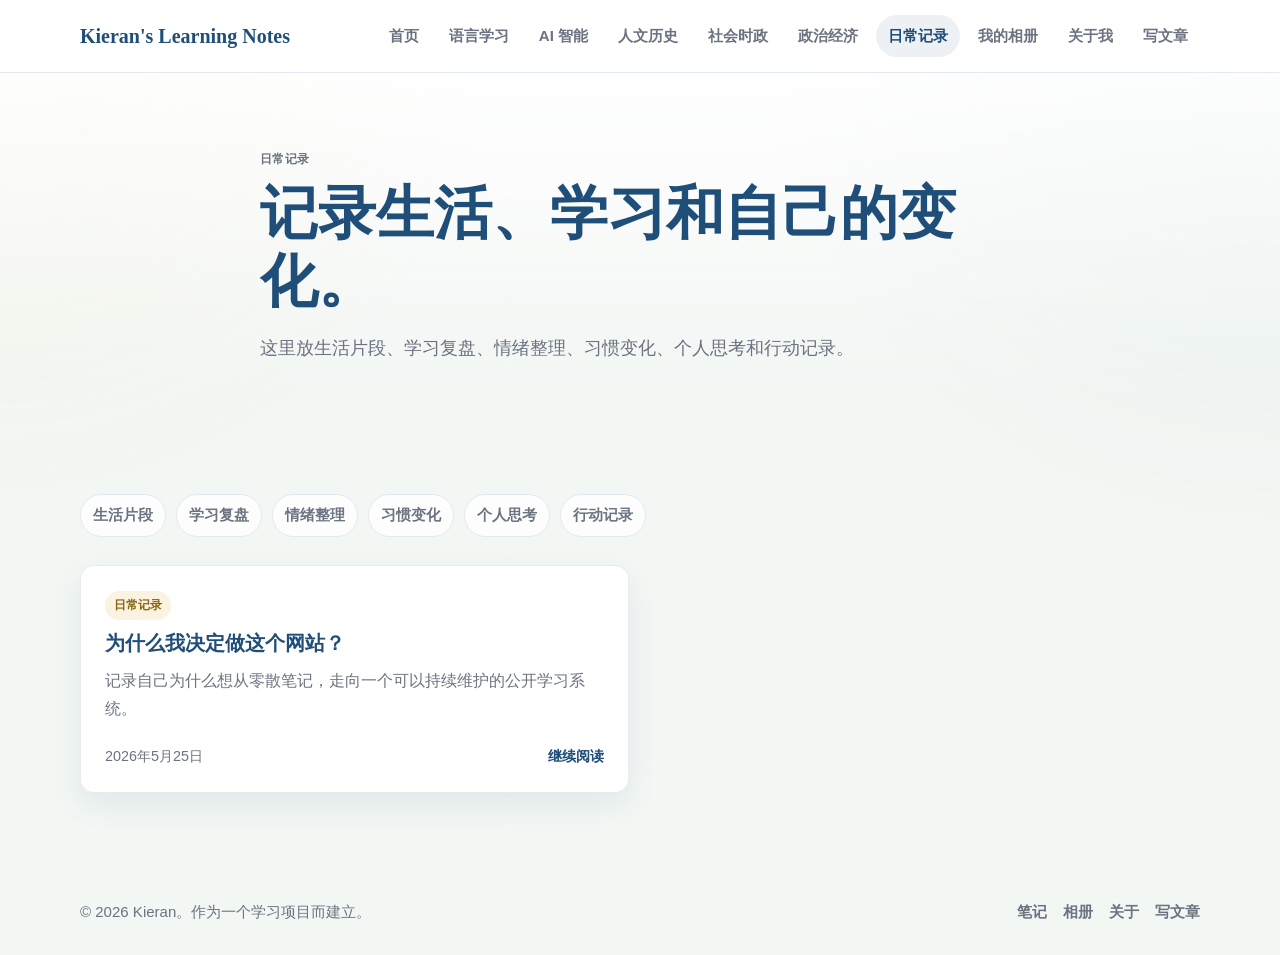
<file: growth.html>
<!DOCTYPE html>
<html lang="zh-CN">
<head>
  <meta charset="UTF-8">
  <meta name="viewport" content="width=device-width, initial-scale=1.0">
  <meta http-equiv="refresh" content="0; url=daily.html">
  <title>跳转到日常记录 | Kieran's Learning Notes</title>
  <link rel="canonical" href="daily.html">
</head>
<body>
  <p>栏目已改为“日常记录”，正在跳转到 <a href="daily.html">daily.html</a>。</p>
  <script>window.location.replace("daily.html");</script>
</body>
</html>
</file>
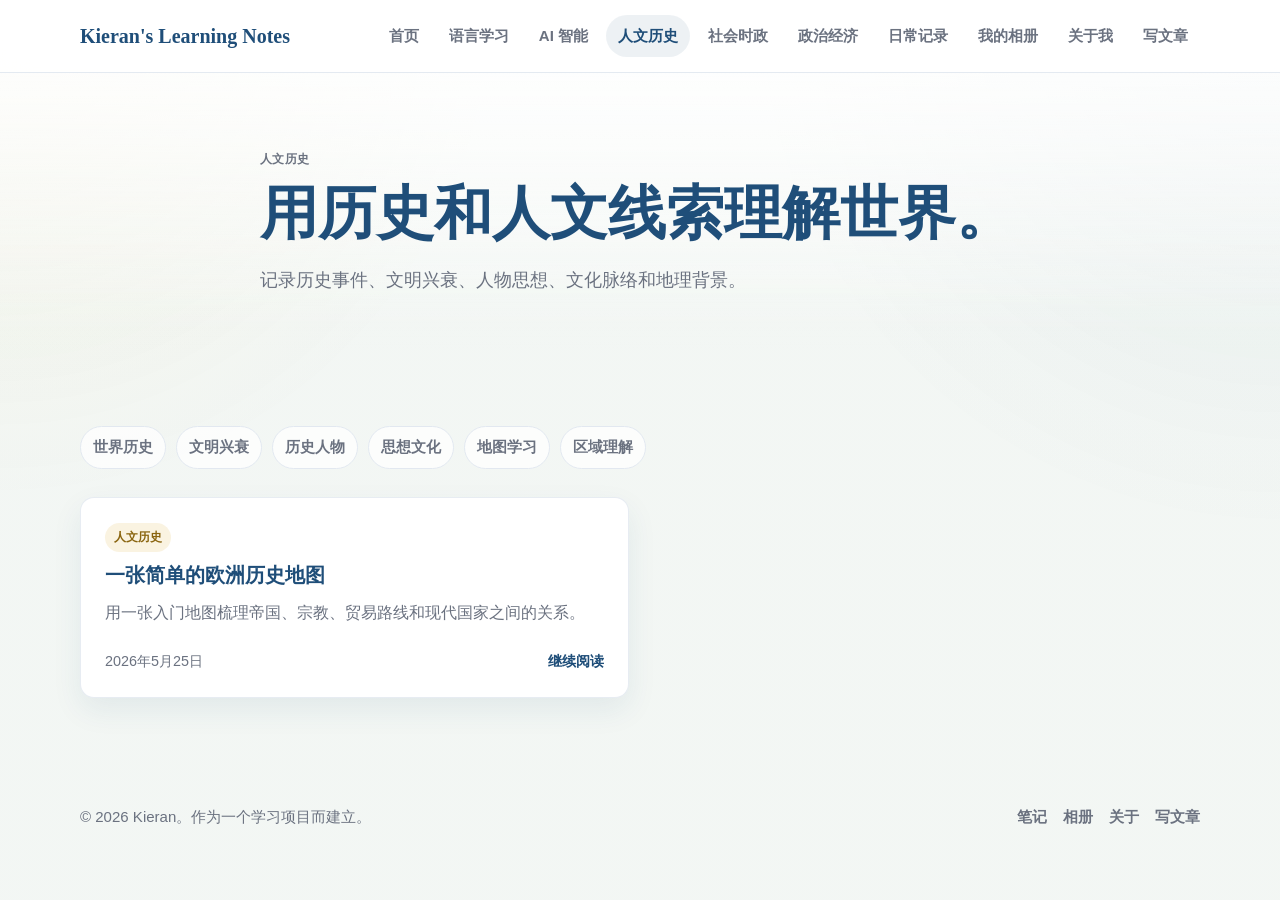
<file: history-geography.html>
<!DOCTYPE html>
<html lang="zh-CN">
<head>
  <meta charset="UTF-8">
  <meta name="viewport" content="width=device-width, initial-scale=1.0">
  <meta http-equiv="refresh" content="0; url=humanities-history.html">
  <title>跳转到人文历史 | Kieran's Learning Notes</title>
  <link rel="canonical" href="humanities-history.html">
</head>
<body>
  <p>栏目已改为“人文历史”，正在跳转到 <a href="humanities-history.html">humanities-history.html</a>。</p>
  <script>window.location.replace("humanities-history.html");</script>
</body>
</html>
</file>
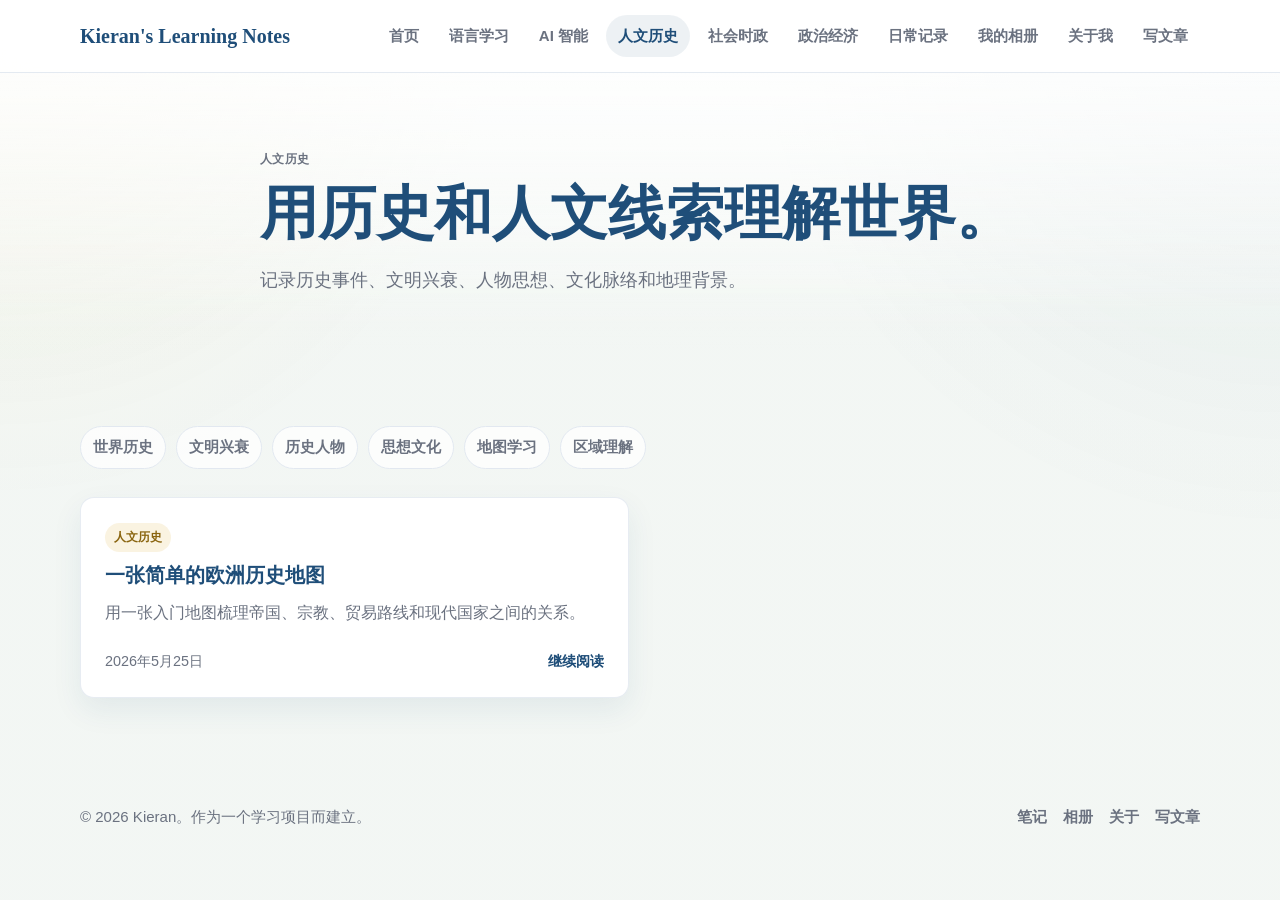
<file: humanities-history.html>
<!DOCTYPE html>
<html lang="zh-CN">
<head>
  <meta charset="UTF-8">
  <meta name="viewport" content="width=device-width, initial-scale=1.0">
  <meta name="description" content="Kieran 的人文历史笔记：历史、文明、人物、思想、文化和地理背景。">
  <title>人文历史 | Kieran's Learning Notes</title>
  <link rel="stylesheet" href="style.css">
</head>
<body>
  <header class="site-header">
    <nav class="navbar container" aria-label="主导航">
      <a class="brand" href="index.html">Kieran's Learning Notes</a>
      <button class="nav-toggle" type="button" aria-label="打开导航菜单" aria-expanded="false" aria-controls="nav-menu"><span></span><span></span><span></span></button>
      <ul class="nav-menu" id="nav-menu">
        <li><a href="index.html" data-page="home">首页</a></li>
        <li><a href="language.html" data-page="language">语言学习</a></li>
        <li><a href="ai-intelligence.html" data-page="ai">AI 智能</a></li>
        <li><a href="humanities-history.html" data-page="humanities">人文历史</a></li>
        <li><a href="society-politics.html" data-page="society">社会时政</a></li>
        <li><a href="political-economy.html" data-page="economy">政治经济</a></li>
        <li><a href="daily.html" data-page="daily">日常记录</a></li>
        <li><a href="gallery.html" data-page="gallery">我的相册</a></li>
        <li><a href="about.html" data-page="about">关于我</a></li>
        <li><a href="admin.html" data-page="admin">写文章</a></li>
      </ul>
    </nav>
  </header>

  <main>
    <section class="page-hero">
      <div class="container narrow">
        <p class="eyebrow">人文历史</p>
        <h1>用历史和人文线索理解世界。</h1>
        <p>记录历史事件、文明兴衰、人物思想、文化脉络和地理背景。</p>
      </div>
    </section>

    <section class="section">
      <div class="container">
        <div class="topic-pills" aria-label="人文历史主题">
          <span>世界历史</span><span>文明兴衰</span><span>历史人物</span><span>思想文化</span><span>地图学习</span><span>区域理解</span>
        </div>
        <div class="notes-grid page-notes" data-post-list="humanities">
          <article class="note-card">
            <span class="card-tag">人文历史</span>
            <h2>一张简单的欧洲历史地图</h2>
            <p>用一张入门地图梳理帝国、宗教、贸易路线和现代国家之间的关系。</p>
            <div class="card-meta"><time datetime="2026-05-25">2026 年 5 月 25 日</time><a href="post.html?slug=simple-map-of-european-history">继续阅读</a></div>
          </article>
        </div>
      </div>
    </section>
  </main>

  <footer class="site-footer">
    <div class="container footer-inner">
      <p>&copy; 2026 Kieran。作为一个学习项目而建立。</p>
      <div class="footer-links"><a href="index.html">笔记</a><a href="gallery.html">相册</a><a href="about.html">关于</a><a href="admin.html">写文章</a></div>
    </div>
  </footer>

  <script src="script.js"></script>
</body>
</html>
</file>
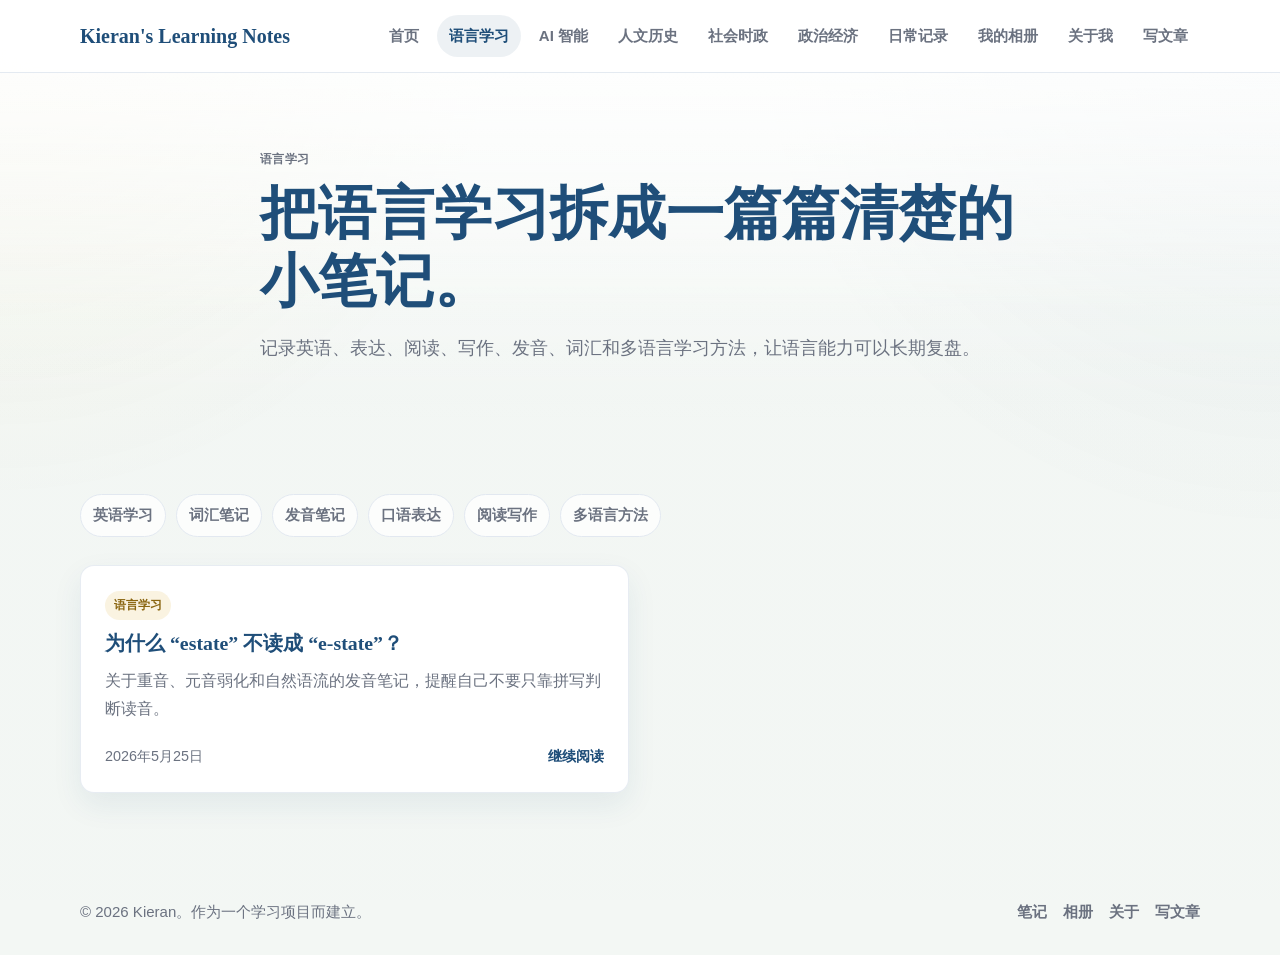
<file: language.html>
<!DOCTYPE html>
<html lang="zh-CN">
<head>
  <meta charset="UTF-8">
  <meta name="viewport" content="width=device-width, initial-scale=1.0">
  <meta name="description" content="Kieran 的语言学习笔记：英语、表达、阅读、写作、发音、词汇和多语言学习方法。">
  <title>语言学习 | Kieran's Learning Notes</title>
  <link rel="stylesheet" href="style.css">
</head>
<body>
  <header class="site-header">
    <nav class="navbar container" aria-label="主导航">
      <a class="brand" href="index.html">Kieran's Learning Notes</a>
      <button class="nav-toggle" type="button" aria-label="打开导航菜单" aria-expanded="false" aria-controls="nav-menu"><span></span><span></span><span></span></button>
      <ul class="nav-menu" id="nav-menu">
        <li><a href="index.html" data-page="home">首页</a></li>
        <li><a href="language.html" data-page="language">语言学习</a></li>
        <li><a href="ai-intelligence.html" data-page="ai">AI 智能</a></li>
        <li><a href="humanities-history.html" data-page="humanities">人文历史</a></li>
        <li><a href="society-politics.html" data-page="society">社会时政</a></li>
        <li><a href="political-economy.html" data-page="economy">政治经济</a></li>
        <li><a href="daily.html" data-page="daily">日常记录</a></li>
        <li><a href="gallery.html" data-page="gallery">我的相册</a></li>
        <li><a href="about.html" data-page="about">关于我</a></li>
        <li><a href="admin.html" data-page="admin">写文章</a></li>
      </ul>
    </nav>
  </header>

  <main>
    <section class="page-hero">
      <div class="container narrow">
        <p class="eyebrow">语言学习</p>
        <h1>把语言学习拆成一篇篇清楚的小笔记。</h1>
        <p>记录英语、表达、阅读、写作、发音、词汇和多语言学习方法，让语言能力可以长期复盘。</p>
      </div>
    </section>

    <section class="section">
      <div class="container">
        <div class="topic-pills" aria-label="语言学习主题">
          <span>英语学习</span>
          <span>词汇笔记</span>
          <span>发音笔记</span>
          <span>口语表达</span>
          <span>阅读写作</span>
          <span>多语言方法</span>
        </div>

        <div class="notes-grid page-notes" data-post-list="language">
          <article class="note-card">
            <span class="card-tag">语言学习</span>
            <h2>为什么 “estate” 不读成 “e-state”？</h2>
            <p>关于重音、元音弱化和自然语流的发音笔记，提醒自己不要只靠拼写判断读音。</p>
            <div class="card-meta"><time datetime="2026-05-25">2026 年 5 月 25 日</time><a href="post.html?slug=why-estate-is-not-e-state">继续阅读</a></div>
          </article>
        </div>
      </div>
    </section>
  </main>

  <footer class="site-footer">
    <div class="container footer-inner">
      <p>&copy; 2026 Kieran。作为一个学习项目而建立。</p>
      <div class="footer-links"><a href="index.html">笔记</a><a href="gallery.html">相册</a><a href="about.html">关于</a><a href="admin.html">写文章</a></div>
    </div>
  </footer>

  <script src="script.js"></script>
</body>
</html>
</file>
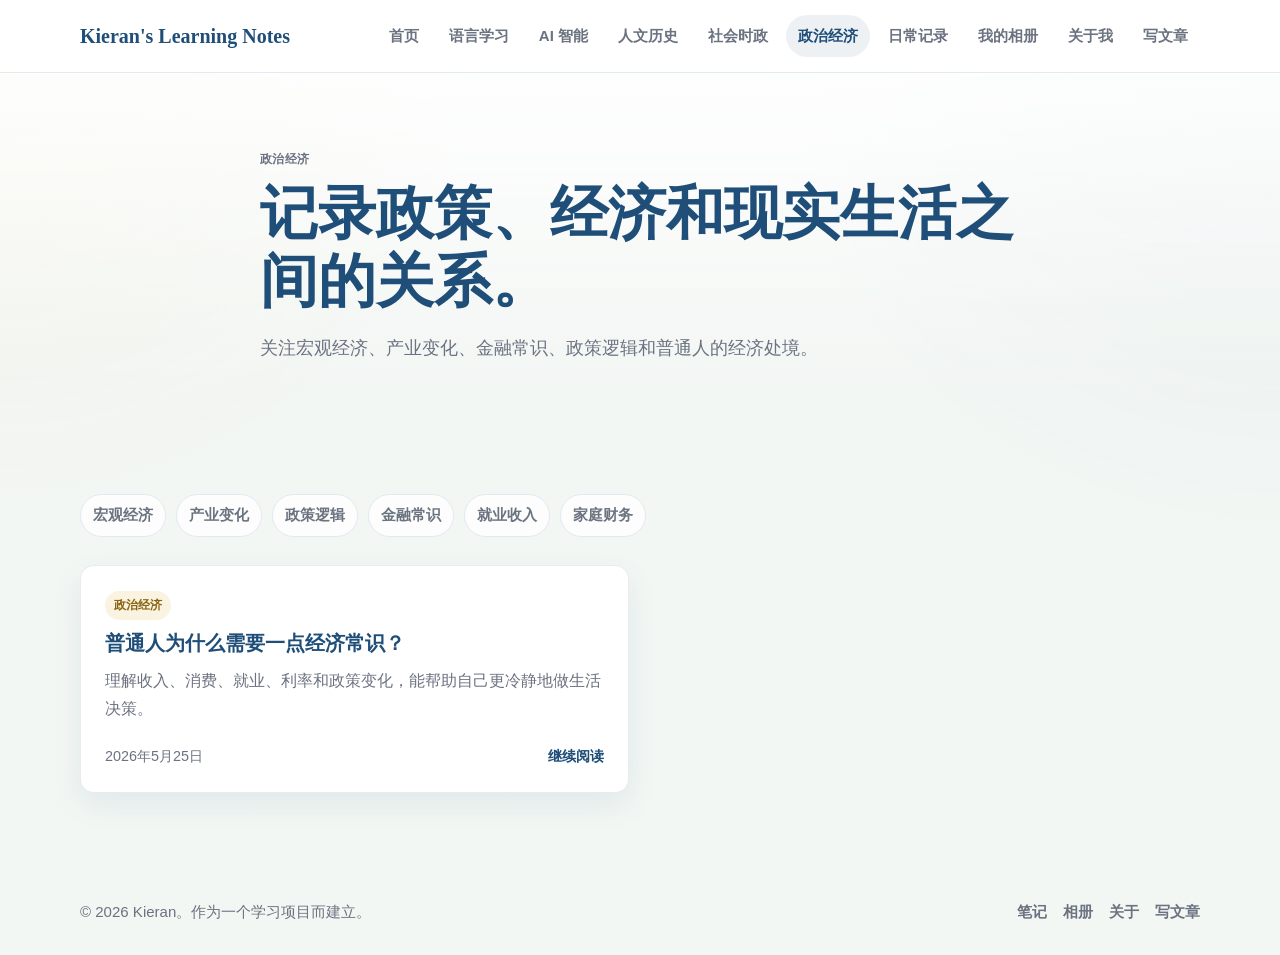
<file: political-economy.html>
<!DOCTYPE html>
<html lang="zh-CN">
<head>
  <meta charset="UTF-8">
  <meta name="viewport" content="width=device-width, initial-scale=1.0">
  <meta name="description" content="Kieran 的政治经济笔记：宏观经济、产业变化、政策逻辑、金融常识和普通人的经济观察。">
  <title>政治经济 | Kieran's Learning Notes</title>
  <link rel="stylesheet" href="style.css">
</head>
<body>
  <header class="site-header">
    <nav class="navbar container" aria-label="主导航">
      <a class="brand" href="index.html">Kieran's Learning Notes</a>
      <button class="nav-toggle" type="button" aria-label="打开导航菜单" aria-expanded="false" aria-controls="nav-menu"><span></span><span></span><span></span></button>
      <ul class="nav-menu" id="nav-menu">
        <li><a href="index.html" data-page="home">首页</a></li>
        <li><a href="language.html" data-page="language">语言学习</a></li>
        <li><a href="ai-intelligence.html" data-page="ai">AI 智能</a></li>
        <li><a href="humanities-history.html" data-page="humanities">人文历史</a></li>
        <li><a href="society-politics.html" data-page="society">社会时政</a></li>
        <li><a href="political-economy.html" data-page="economy">政治经济</a></li>
        <li><a href="daily.html" data-page="daily">日常记录</a></li>
        <li><a href="gallery.html" data-page="gallery">我的相册</a></li>
        <li><a href="about.html" data-page="about">关于我</a></li>
        <li><a href="admin.html" data-page="admin">写文章</a></li>
      </ul>
    </nav>
  </header>

  <main>
    <section class="page-hero">
      <div class="container narrow">
        <p class="eyebrow">政治经济</p>
        <h1>记录政策、经济和现实生活之间的关系。</h1>
        <p>关注宏观经济、产业变化、金融常识、政策逻辑和普通人的经济处境。</p>
      </div>
    </section>

    <section class="section">
      <div class="container">
        <div class="topic-pills" aria-label="政治经济主题">
          <span>宏观经济</span><span>产业变化</span><span>政策逻辑</span><span>金融常识</span><span>就业收入</span><span>家庭财务</span>
        </div>
        <div class="notes-grid page-notes" data-post-list="economy">
          <article class="note-card">
            <span class="card-tag">政治经济</span>
            <h2>普通人为什么需要一点经济常识？</h2>
            <p>理解收入、消费、就业、利率和政策变化，能帮助自己更冷静地做生活决策。</p>
            <div class="card-meta"><time datetime="2026-05-25">2026 年 5 月 25 日</time><a href="post.html?slug=why-economic-literacy-matters">继续阅读</a></div>
          </article>
        </div>
      </div>
    </section>
  </main>

  <footer class="site-footer">
    <div class="container footer-inner">
      <p>&copy; 2026 Kieran。作为一个学习项目而建立。</p>
      <div class="footer-links"><a href="index.html">笔记</a><a href="gallery.html">相册</a><a href="about.html">关于</a><a href="admin.html">写文章</a></div>
    </div>
  </footer>

  <script src="script.js"></script>
</body>
</html>
</file>
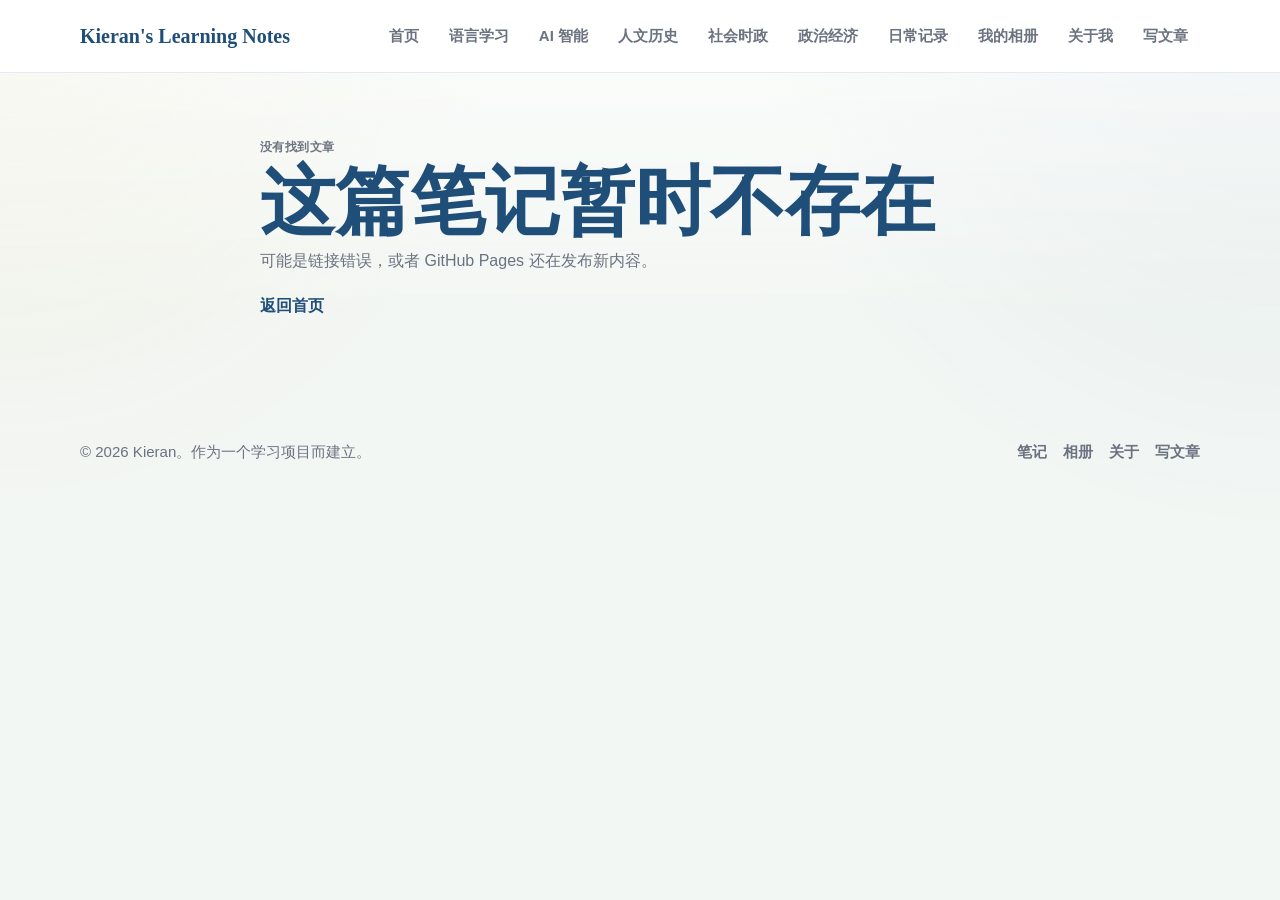
<file: post.html>
<!DOCTYPE html>
<html lang="zh-CN">
<head>
  <meta charset="UTF-8">
  <meta name="viewport" content="width=device-width, initial-scale=1.0">
  <meta name="description" content="Kieran's Learning Notes 的文章详情页。">
  <title>文章 | Kieran's Learning Notes</title>
  <link rel="stylesheet" href="style.css">
</head>
<body>
  <header class="site-header">
    <nav class="navbar container" aria-label="主导航">
      <a class="brand" href="index.html">Kieran's Learning Notes</a>
      <button class="nav-toggle" type="button" aria-label="打开导航菜单" aria-expanded="false" aria-controls="nav-menu">
        <span></span>
        <span></span>
        <span></span>
      </button>
      <ul class="nav-menu" id="nav-menu">
        <li><a href="index.html" data-page="home">首页</a></li>
        <li><a href="language.html" data-page="language">语言学习</a></li>
        <li><a href="ai-intelligence.html" data-page="ai">AI 智能</a></li>
        <li><a href="humanities-history.html" data-page="humanities">人文历史</a></li>
        <li><a href="society-politics.html" data-page="society">社会时政</a></li>
        <li><a href="political-economy.html" data-page="economy">政治经济</a></li>
        <li><a href="daily.html" data-page="daily">日常记录</a></li>
        <li><a href="gallery.html" data-page="gallery">我的相册</a></li>
        <li><a href="about.html" data-page="about">关于我</a></li>
        <li><a href="admin.html" data-page="admin">写文章</a></li>
      </ul>
    </nav>
  </header>

  <main class="post-main" data-post-root>
    <div class="container narrow article-template">
      <p class="eyebrow">正在读取</p>
      <h1>正在加载文章...</h1>
    </div>
  </main>

  <footer class="site-footer">
    <div class="container footer-inner">
      <p>&copy; 2026 Kieran。作为一个学习项目而建立。</p>
      <div class="footer-links">
        <a href="index.html">笔记</a>
        <a href="gallery.html">相册</a>
        <a href="about.html">关于</a>
        <a href="admin.html">写文章</a>
      </div>
    </div>
  </footer>

  <script src="script.js"></script>
</body>
</html>
</file>
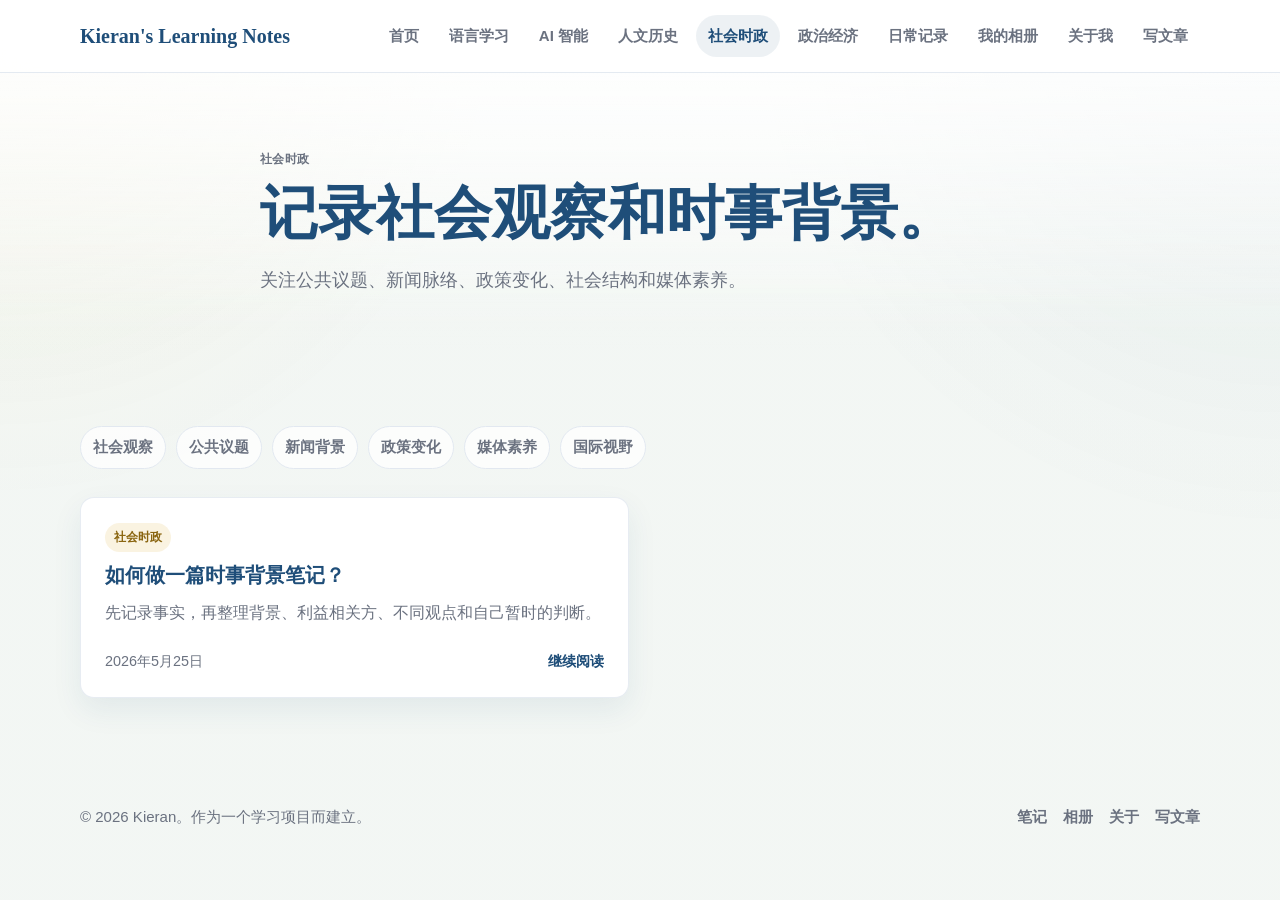
<file: society-politics.html>
<!DOCTYPE html>
<html lang="zh-CN">
<head>
  <meta charset="UTF-8">
  <meta name="viewport" content="width=device-width, initial-scale=1.0">
  <meta name="description" content="Kieran 的社会时政笔记：社会观察、公共议题、新闻背景、政策变化和媒体素养。">
  <title>社会时政 | Kieran's Learning Notes</title>
  <link rel="stylesheet" href="style.css">
</head>
<body>
  <header class="site-header">
    <nav class="navbar container" aria-label="主导航">
      <a class="brand" href="index.html">Kieran's Learning Notes</a>
      <button class="nav-toggle" type="button" aria-label="打开导航菜单" aria-expanded="false" aria-controls="nav-menu"><span></span><span></span><span></span></button>
      <ul class="nav-menu" id="nav-menu">
        <li><a href="index.html" data-page="home">首页</a></li>
        <li><a href="language.html" data-page="language">语言学习</a></li>
        <li><a href="ai-intelligence.html" data-page="ai">AI 智能</a></li>
        <li><a href="humanities-history.html" data-page="humanities">人文历史</a></li>
        <li><a href="society-politics.html" data-page="society">社会时政</a></li>
        <li><a href="political-economy.html" data-page="economy">政治经济</a></li>
        <li><a href="daily.html" data-page="daily">日常记录</a></li>
        <li><a href="gallery.html" data-page="gallery">我的相册</a></li>
        <li><a href="about.html" data-page="about">关于我</a></li>
        <li><a href="admin.html" data-page="admin">写文章</a></li>
      </ul>
    </nav>
  </header>

  <main>
    <section class="page-hero">
      <div class="container narrow">
        <p class="eyebrow">社会时政</p>
        <h1>记录社会观察和时事背景。</h1>
        <p>关注公共议题、新闻脉络、政策变化、社会结构和媒体素养。</p>
      </div>
    </section>

    <section class="section">
      <div class="container">
        <div class="topic-pills" aria-label="社会时政主题">
          <span>社会观察</span><span>公共议题</span><span>新闻背景</span><span>政策变化</span><span>媒体素养</span><span>国际视野</span>
        </div>
        <div class="notes-grid page-notes" data-post-list="society">
          <article class="note-card">
            <span class="card-tag">社会时政</span>
            <h2>如何做一篇时事背景笔记？</h2>
            <p>先记录事实，再整理背景、利益相关方、不同观点和自己暂时的判断。</p>
            <div class="card-meta"><time datetime="2026-05-25">2026 年 5 月 25 日</time><a href="post.html?slug=how-i-read-current-affairs">继续阅读</a></div>
          </article>
        </div>
      </div>
    </section>
  </main>

  <footer class="site-footer">
    <div class="container footer-inner">
      <p>&copy; 2026 Kieran。作为一个学习项目而建立。</p>
      <div class="footer-links"><a href="index.html">笔记</a><a href="gallery.html">相册</a><a href="about.html">关于</a><a href="admin.html">写文章</a></div>
    </div>
  </footer>

  <script src="script.js"></script>
</body>
</html>
</file>
<file: style.css>
:root {
  --color-primary: #1F4E79;
  --color-bg: #F3F7F4;
  --color-text: #222222;
  --color-muted: #6B7280;
  --color-card: #FFFFFF;
  --color-accent: #D4A017;
  --color-border: #E2E8F0;
  --shadow-soft: 0 12px 30px rgba(31, 78, 121, 0.08);
  --shadow-hover: 0 18px 38px rgba(31, 78, 121, 0.14);
  --font-heading: Georgia, Merriweather, "Noto Serif SC", "Songti SC", SimSun, "Times New Roman", serif;
  --font-body: Inter, Arial, "Noto Sans SC", "Microsoft YaHei", sans-serif;
}

* {
  box-sizing: border-box;
}

html {
  scroll-behavior: smooth;
}

body {
  margin: 0;
  background: var(--color-bg);
  color: var(--color-text);
  font-family: var(--font-body);
  font-size: 16px;
  line-height: 1.7;
}

body::before {
  content: "";
  position: fixed;
  inset: 0;
  z-index: -1;
  background:
    linear-gradient(180deg, rgba(255, 255, 255, 0.72), rgba(243, 247, 244, 0.2) 34%),
    radial-gradient(circle at top left, rgba(212, 160, 23, 0.09), transparent 32%),
    radial-gradient(circle at top right, rgba(31, 78, 121, 0.08), transparent 34%);
}

img {
  display: block;
  max-width: 100%;
}

a {
  color: inherit;
  text-decoration: none;
}

a:focus-visible,
button:focus-visible {
  outline: 3px solid rgba(212, 160, 23, 0.45);
  outline-offset: 3px;
}

.container {
  width: min(1120px, calc(100% - 40px));
  margin: 0 auto;
}

.narrow {
  max-width: 760px;
}

.site-header {
  position: sticky;
  top: 0;
  z-index: 20;
  background: rgba(255, 255, 255, 0.92);
  border-bottom: 1px solid rgba(226, 232, 240, 0.9);
  backdrop-filter: blur(14px);
}

.navbar {
  min-height: 72px;
  display: flex;
  align-items: center;
  justify-content: space-between;
  gap: 24px;
}

.brand {
  color: var(--color-primary);
  font-family: var(--font-heading);
  font-size: 1.25rem;
  font-weight: 700;
  line-height: 1.2;
}

.nav-menu {
  display: flex;
  align-items: center;
  gap: 6px;
  margin: 0;
  padding: 0;
  list-style: none;
}

.nav-menu a {
  display: block;
  padding: 8px 12px;
  border-radius: 999px;
  color: var(--color-muted);
  font-size: 0.94rem;
  font-weight: 600;
  transition: background 180ms ease, color 180ms ease;
}

.nav-menu a:hover,
.nav-menu a.is-active {
  background: rgba(31, 78, 121, 0.08);
  color: var(--color-primary);
}

.nav-toggle {
  display: none;
  width: 42px;
  height: 42px;
  padding: 9px;
  border: 1px solid var(--color-border);
  border-radius: 10px;
  background: var(--color-card);
  cursor: pointer;
}

.nav-toggle span {
  display: block;
  width: 100%;
  height: 2px;
  margin: 5px 0;
  background: var(--color-primary);
  border-radius: 999px;
}

.hero {
  padding: 88px 0 72px;
}

.blog-hero {
  padding: 82px 0 46px;
}

.blog-hero-inner {
  padding: 42px 44px;
  border: 1px solid rgba(226, 232, 240, 0.88);
  border-radius: 18px;
  background: linear-gradient(135deg, rgba(255, 255, 255, 0.92), rgba(245, 249, 246, 0.86));
  box-shadow: var(--shadow-soft);
}

.blog-hero h1 {
  font-size: clamp(2.4rem, 6vw, 4.2rem);
}

.blog-hero p:last-child {
  max-width: 760px;
  margin: 18px 0 0;
  color: var(--color-muted);
  font-size: 1.12rem;
}

.compact-section {
  padding-top: 36px;
}

.home-blog-layout {
  display: grid;
  grid-template-columns: minmax(0, 1fr) 320px;
  gap: 28px;
  align-items: start;
}

.blog-feed {
  display: grid;
  gap: 34px;
}

.blog-note-list {
  grid-template-columns: 1fr;
}

.blog-note-list .note-card,
.blog-widget,
.album-tile,
.photo-card {
  border-radius: 8px;
  box-shadow: 0 8px 20px rgba(31, 78, 121, 0.06);
}

.blog-note-list .note-card h2 {
  font-size: 1.45rem;
}

.blog-category-grid {
  grid-template-columns: repeat(2, minmax(0, 1fr));
}

.sidebar-stack {
  position: sticky;
  top: 92px;
  display: grid;
  gap: 16px;
}

.blog-widget {
  padding: 20px;
  border: 1px solid rgba(226, 232, 240, 0.88);
  background: rgba(255, 255, 255, 0.9);
}

.widget-heading {
  display: flex;
  align-items: center;
  justify-content: space-between;
  gap: 12px;
}

.widget-heading button {
  border: 1px solid var(--color-border);
  border-radius: 999px;
  background: #fff;
  color: var(--color-primary);
  font: inherit;
  font-size: 0.82rem;
  font-weight: 800;
  cursor: pointer;
}

.widget-label {
  margin: 0 0 8px;
  color: var(--color-accent);
  font-size: 0.78rem;
  font-weight: 900;
}

.blog-widget strong {
  display: block;
  color: var(--color-primary);
  font-family: var(--font-heading);
  font-size: 1.28rem;
  line-height: 1.35;
}

.blog-widget span,
.widget-text {
  display: block;
  margin-top: 8px;
  color: var(--color-muted);
}

.almanac-list {
  display: grid;
  gap: 10px;
}

.almanac-list p {
  display: grid;
  grid-template-columns: 32px 1fr;
  gap: 10px;
  margin: 0;
}

.almanac-list strong {
  font-family: var(--font-body);
  font-size: 0.95rem;
}

.album-strip,
.gallery-grid {
  display: grid;
  gap: 18px;
}

.album-strip {
  grid-template-columns: repeat(3, minmax(0, 1fr));
}

.album-tile,
.photo-card {
  overflow: hidden;
  border: 1px solid rgba(226, 232, 240, 0.88);
  background: #fff;
}

.album-tile {
  position: relative;
  display: block;
}

.album-tile img,
.photo-card img {
  width: 100%;
  aspect-ratio: 4 / 3;
  object-fit: cover;
}

.album-tile span {
  position: absolute;
  left: 12px;
  bottom: 12px;
  padding: 6px 10px;
  border-radius: 999px;
  background: rgba(255, 255, 255, 0.86);
  color: var(--color-primary);
  font-weight: 900;
}

.gallery-grid {
  grid-template-columns: repeat(2, minmax(0, 1fr));
}

.photo-card div {
  padding: 18px;
}

.photo-card h2 {
  margin-top: 12px;
  font-size: 1.36rem;
}

.photo-card p {
  margin: 10px 0 0;
  color: var(--color-muted);
}

.hero-grid {
  display: grid;
  grid-template-columns: minmax(0, 1.08fr) minmax(280px, 0.92fr);
  align-items: center;
  gap: 56px;
}

.hero-copy {
  max-width: 720px;
}

.eyebrow {
  margin: 0 0 10px;
  color: var(--color-accent);
  font-size: 0.78rem;
  font-weight: 800;
  letter-spacing: 0.04em;
}

h1,
h2,
h3 {
  margin: 0;
  color: var(--color-primary);
  font-family: var(--font-heading);
  line-height: 1.18;
}

h1 {
  max-width: 820px;
  font-size: clamp(2.45rem, 6vw, 4.7rem);
}

h2 {
  font-size: clamp(1.7rem, 3vw, 2.45rem);
}

h3 {
  font-size: 1.18rem;
}

.hero-subtitle {
  max-width: 690px;
  margin: 22px 0 0;
  color: var(--color-text);
  font-size: 1.28rem;
}

.hero-text,
.section-heading p,
.page-hero p,
.about-preview p,
.route-item p,
.note-card p,
.category-card p,
.article-template p,
.prose-panel p {
  color: var(--color-muted);
}

.hero-text {
  max-width: 680px;
  margin: 14px 0 0;
}

.hero-actions {
  display: flex;
  flex-wrap: wrap;
  gap: 14px;
  margin-top: 32px;
}

.button {
  display: inline-flex;
  align-items: center;
  justify-content: center;
  min-height: 44px;
  padding: 10px 18px;
  border-radius: 10px;
  font-weight: 700;
  transition: transform 180ms ease, box-shadow 180ms ease, background 180ms ease;
}

.button:hover {
  transform: translateY(-2px);
}

.primary-button {
  background: var(--color-primary);
  color: #fff;
  box-shadow: var(--shadow-soft);
}

.secondary-button {
  border: 1px solid var(--color-border);
  background: var(--color-card);
  color: var(--color-primary);
}

.hero-visual {
  padding: 10px;
}

.hero-visual img {
  width: 100%;
  filter: drop-shadow(0 20px 35px rgba(31, 78, 121, 0.12));
}

.section {
  padding: 76px 0;
}

.section-muted {
  background: rgba(255, 255, 255, 0.48);
  border-top: 1px solid rgba(226, 232, 240, 0.75);
  border-bottom: 1px solid rgba(226, 232, 240, 0.75);
}

.section-heading {
  max-width: 700px;
  margin-bottom: 30px;
}

.section-heading p {
  margin: 12px 0 0;
}

.category-grid,
.notes-grid,
.about-page-grid {
  display: grid;
  grid-template-columns: repeat(3, minmax(0, 1fr));
  gap: 22px;
}

.notes-grid {
  grid-template-columns: repeat(3, minmax(0, 1fr));
}

.page-notes {
  grid-template-columns: repeat(2, minmax(0, 1fr));
}

.category-card,
.note-card,
.prose-panel {
  min-width: 0;
  border: 1px solid rgba(226, 232, 240, 0.82);
  border-radius: 14px;
  background: var(--color-card);
  box-shadow: var(--shadow-soft);
}

.category-card,
.note-card {
  padding: 24px;
  transition: transform 180ms ease, box-shadow 180ms ease, border-color 180ms ease;
}

.category-card:hover,
.note-card:hover {
  transform: translateY(-4px);
  border-color: rgba(31, 78, 121, 0.22);
  box-shadow: var(--shadow-hover);
}

.category-card h3,
.note-card h2,
.note-card h3 {
  margin-top: 12px;
}

.note-card h2 {
  font-size: 1.24rem;
}

.category-card p,
.note-card p {
  margin: 12px 0 0;
}

.card-tag {
  display: inline-flex;
  align-items: center;
  min-height: 26px;
  padding: 4px 9px;
  border-radius: 999px;
  background: rgba(212, 160, 23, 0.13);
  color: #8A6510;
  font-size: 0.77rem;
  font-weight: 800;
}

.text-link,
.card-meta a {
  color: var(--color-primary);
  font-weight: 800;
}

.text-link {
  display: inline-block;
  margin-top: 18px;
}

.text-link:hover,
.card-meta a:hover,
.footer-links a:hover {
  color: #123A5D;
  text-decoration: underline;
  text-underline-offset: 4px;
}

.card-meta {
  display: flex;
  align-items: center;
  justify-content: space-between;
  gap: 14px;
  margin-top: 22px;
  color: var(--color-muted);
  font-size: 0.9rem;
}

.route-list {
  display: grid;
  gap: 16px;
}

.route-item {
  display: grid;
  grid-template-columns: minmax(220px, 0.5fr) 1fr;
  gap: 24px;
  align-items: center;
  padding: 22px 0;
  border-bottom: 1px solid var(--color-border);
}

.route-item:first-child {
  border-top: 1px solid var(--color-border);
}

.route-number {
  display: inline-block;
  margin-bottom: 8px;
  color: var(--color-accent);
  font-weight: 900;
}

.route-item p {
  margin: 0;
}

.about-preview {
  display: grid;
  grid-template-columns: 0.85fr 1.15fr;
  gap: 44px;
  align-items: start;
}

.about-preview p {
  margin-top: 0;
}

.page-hero {
  padding: 76px 0 54px;
  background: linear-gradient(180deg, rgba(255, 255, 255, 0.7), rgba(246, 248, 251, 0));
}

.page-hero h1 {
  font-size: clamp(2.05rem, 5vw, 3.6rem);
}

.page-hero p:last-child {
  margin: 18px 0 0;
  font-size: 1.1rem;
}

.topic-pills {
  display: flex;
  flex-wrap: wrap;
  gap: 10px;
  margin-bottom: 28px;
}

.topic-pills span {
  padding: 8px 12px;
  border: 1px solid var(--color-border);
  border-radius: 999px;
  background: rgba(255, 255, 255, 0.72);
  color: var(--color-muted);
  font-size: 0.92rem;
  font-weight: 700;
}

.article-template {
  padding: 0 0 6px;
}

.article-template h2 {
  margin-bottom: 24px;
}

.article-template h3 {
  margin: 24px 0 8px;
  font-family: var(--font-body);
  font-size: 1rem;
}

.article-template p {
  margin: 0;
}

.about-page-grid {
  grid-template-columns: repeat(2, minmax(0, 1fr));
}

.prose-panel {
  padding: 30px;
}

.prose-panel h2 {
  margin-bottom: 18px;
}

.prose-panel p {
  margin: 0 0 12px;
}

.site-footer {
  padding: 30px 0;
}

.footer-inner {
  display: flex;
  align-items: center;
  justify-content: space-between;
  gap: 20px;
  color: var(--color-muted);
  font-size: 0.94rem;
}

.footer-inner p {
  margin: 0;
}

.footer-links {
  display: flex;
  gap: 16px;
  font-weight: 700;
}

.post-main {
  padding: 64px 0 84px;
}

.post-article {
  max-width: 780px;
}

.back-link {
  margin: 0 0 28px;
}

.post-article h1 {
  font-size: clamp(2.05rem, 5vw, 3.45rem);
}

.post-summary {
  margin: 18px 0 0;
  color: var(--color-muted);
  font-size: 1.12rem;
}

.post-meta {
  margin-top: 18px;
  padding-bottom: 26px;
  border-bottom: 1px solid var(--color-border);
  color: var(--color-muted);
}

.post-body {
  margin-top: 30px;
}

.post-body h1,
.post-body h2,
.post-body h3 {
  margin-top: 32px;
}

.post-body h1 {
  font-size: 2rem;
}

.post-body h2 {
  font-size: 1.58rem;
}

.post-body h3 {
  font-family: var(--font-body);
  font-size: 1.05rem;
}

.post-body p,
.post-body li,
.post-body blockquote {
  color: var(--color-text);
}

.post-body p {
  margin: 14px 0;
}

.post-body ul {
  padding-left: 22px;
}

.post-body blockquote {
  margin: 20px 0;
  padding: 14px 18px;
  border-left: 4px solid var(--color-accent);
  background: rgba(212, 160, 23, 0.08);
}

.post-body pre {
  overflow-x: auto;
  padding: 16px;
  border: 1px solid var(--color-border);
  border-radius: 10px;
  background: #F1F5F9;
}

.post-body code {
  padding: 2px 5px;
  border-radius: 5px;
  background: #EEF4FA;
  color: var(--color-primary);
  font-family: Consolas, "SFMono-Regular", monospace;
}

.post-body pre code {
  padding: 0;
  background: transparent;
}

.post-body a {
  color: var(--color-primary);
  font-weight: 700;
  text-decoration: underline;
  text-underline-offset: 4px;
}

.admin-layout {
  display: grid;
  grid-template-columns: minmax(260px, 0.36fr) minmax(0, 1fr);
  gap: 24px;
  align-items: start;
}

.admin-sidebar {
  display: grid;
  gap: 18px;
}

.admin-panel {
  min-width: 0;
  padding: 24px;
  border: 1px solid rgba(226, 232, 240, 0.82);
  border-radius: 14px;
  background: var(--color-card);
  box-shadow: var(--shadow-soft);
}

.admin-panel h2 {
  margin-bottom: 18px;
  font-size: 1.35rem;
}

.editor-heading {
  display: flex;
  align-items: flex-start;
  justify-content: space-between;
  gap: 18px;
  margin-bottom: 18px;
}

.post-form {
  display: grid;
  gap: 12px;
}

.post-form label,
.admin-panel label {
  color: var(--color-primary);
  font-size: 0.92rem;
  font-weight: 800;
}

.post-form input,
.post-form select,
.post-form textarea,
.admin-panel input {
  width: 100%;
  border: 1px solid var(--color-border);
  border-radius: 10px;
  background: #FFFFFF;
  color: var(--color-text);
  font: inherit;
}

.post-form input,
.post-form select,
.admin-panel input {
  min-height: 44px;
  padding: 9px 12px;
}

.post-form textarea {
  padding: 12px;
  resize: vertical;
}

.content-editor {
  min-height: 420px;
  font-family: Consolas, "SFMono-Regular", monospace;
  line-height: 1.65;
}

.form-grid,
.slug-row {
  display: grid;
  gap: 14px;
}

.form-grid {
  grid-template-columns: repeat(2, minmax(0, 1fr));
}

.slug-row {
  grid-template-columns: minmax(0, 1fr) auto;
}

.admin-actions {
  display: flex;
  flex-wrap: wrap;
  gap: 12px;
  margin-top: 8px;
}

.compact-actions .button {
  min-height: 38px;
  padding: 8px 12px;
  font-size: 0.9rem;
}

.admin-help {
  margin: 14px 0 0;
  color: var(--color-muted);
  font-size: 0.92rem;
}

.admin-status {
  min-height: 28px;
  color: var(--color-muted);
  font-weight: 700;
}

.admin-status.success {
  color: #1F7A4D;
}

.admin-status.error {
  color: #B42318;
}

.admin-status.loading {
  color: var(--color-primary);
}

.existing-posts {
  display: grid;
  gap: 10px;
}

.post-list-button {
  display: grid;
  gap: 4px;
  width: 100%;
  padding: 12px;
  border: 1px solid var(--color-border);
  border-radius: 10px;
  background: #FFFFFF;
  color: var(--color-text);
  font: inherit;
  text-align: left;
  cursor: pointer;
}

.post-list-button:hover {
  border-color: rgba(31, 78, 121, 0.28);
  background: #F8FBFE;
}

.post-list-button span {
  color: var(--color-primary);
  font-weight: 800;
}

.post-list-button small {
  color: var(--color-muted);
}

.preview-panel {
  margin-top: 24px;
  padding-top: 24px;
  border-top: 1px solid var(--color-border);
}

@media (max-width: 920px) {
  .hero-grid,
  .about-preview {
    grid-template-columns: 1fr;
  }

  .hero {
    padding-top: 64px;
  }

  .hero-visual {
    max-width: 520px;
    padding: 0;
  }

  .category-grid,
  .notes-grid,
  .page-notes {
    grid-template-columns: repeat(2, minmax(0, 1fr));
  }

  .admin-layout {
    grid-template-columns: 1fr;
  }

  .home-blog-layout {
    grid-template-columns: 1fr;
  }

  .sidebar-stack {
    position: static;
    grid-template-columns: repeat(2, minmax(0, 1fr));
  }

  .album-strip,
  .gallery-grid {
    grid-template-columns: repeat(2, minmax(0, 1fr));
  }
}

@media (max-width: 1240px) {
  .navbar {
    min-height: 66px;
  }

  .brand {
    max-width: 230px;
    font-size: 1.08rem;
  }

  .nav-toggle {
    display: block;
  }

  .nav-menu {
    position: absolute;
    top: 66px;
    left: 14px;
    right: 14px;
    display: none;
    flex-direction: column;
    align-items: stretch;
    gap: 2px;
    padding: 10px;
    border: 1px solid var(--color-border);
    border-radius: 14px;
    background: var(--color-card);
    box-shadow: var(--shadow-soft);
  }

  .nav-menu.is-open {
    display: flex;
  }

  .nav-menu a {
    border-radius: 10px;
  }
}

@media (max-width: 760px) {
  .container {
    width: min(100% - 28px, 1120px);
  }

  .navbar {
    min-height: 66px;
  }

  .brand {
    max-width: 230px;
    font-size: 1.08rem;
  }

  .nav-toggle {
    display: block;
  }

  .nav-menu {
    position: absolute;
    top: 66px;
    left: 14px;
    right: 14px;
    display: none;
    flex-direction: column;
    align-items: stretch;
    gap: 2px;
    padding: 10px;
    border: 1px solid var(--color-border);
    border-radius: 14px;
    background: var(--color-card);
    box-shadow: var(--shadow-soft);
  }

  .nav-menu.is-open {
    display: flex;
  }

  .nav-menu a {
    border-radius: 10px;
  }

  .hero,
  .section,
  .page-hero,
  .blog-hero {
    padding: 52px 0;
  }

  h1 {
    font-size: 2.35rem;
  }

  .hero-subtitle {
    font-size: 1.1rem;
  }

  .category-grid,
  .notes-grid,
  .page-notes,
  .about-page-grid,
  .blog-category-grid,
  .sidebar-stack,
  .album-strip,
  .gallery-grid {
    grid-template-columns: 1fr;
  }

  .blog-hero-inner {
    padding: 28px 22px;
    border-radius: 12px;
  }

  .category-card,
  .note-card,
  .prose-panel {
    border-radius: 12px;
    padding: 20px;
  }

  .route-item {
    grid-template-columns: 1fr;
    gap: 8px;
  }

  .footer-inner {
    align-items: flex-start;
    flex-direction: column;
  }

  .editor-heading,
  .form-grid,
  .slug-row {
    grid-template-columns: 1fr;
  }

  .editor-heading {
    display: grid;
  }

  .admin-panel {
    padding: 20px;
  }
}

@media (max-width: 420px) {
  .hero-actions,
  .card-meta,
  .footer-links {
    align-items: flex-start;
    flex-direction: column;
  }

  .button {
    width: 100%;
  }
}
</file>
